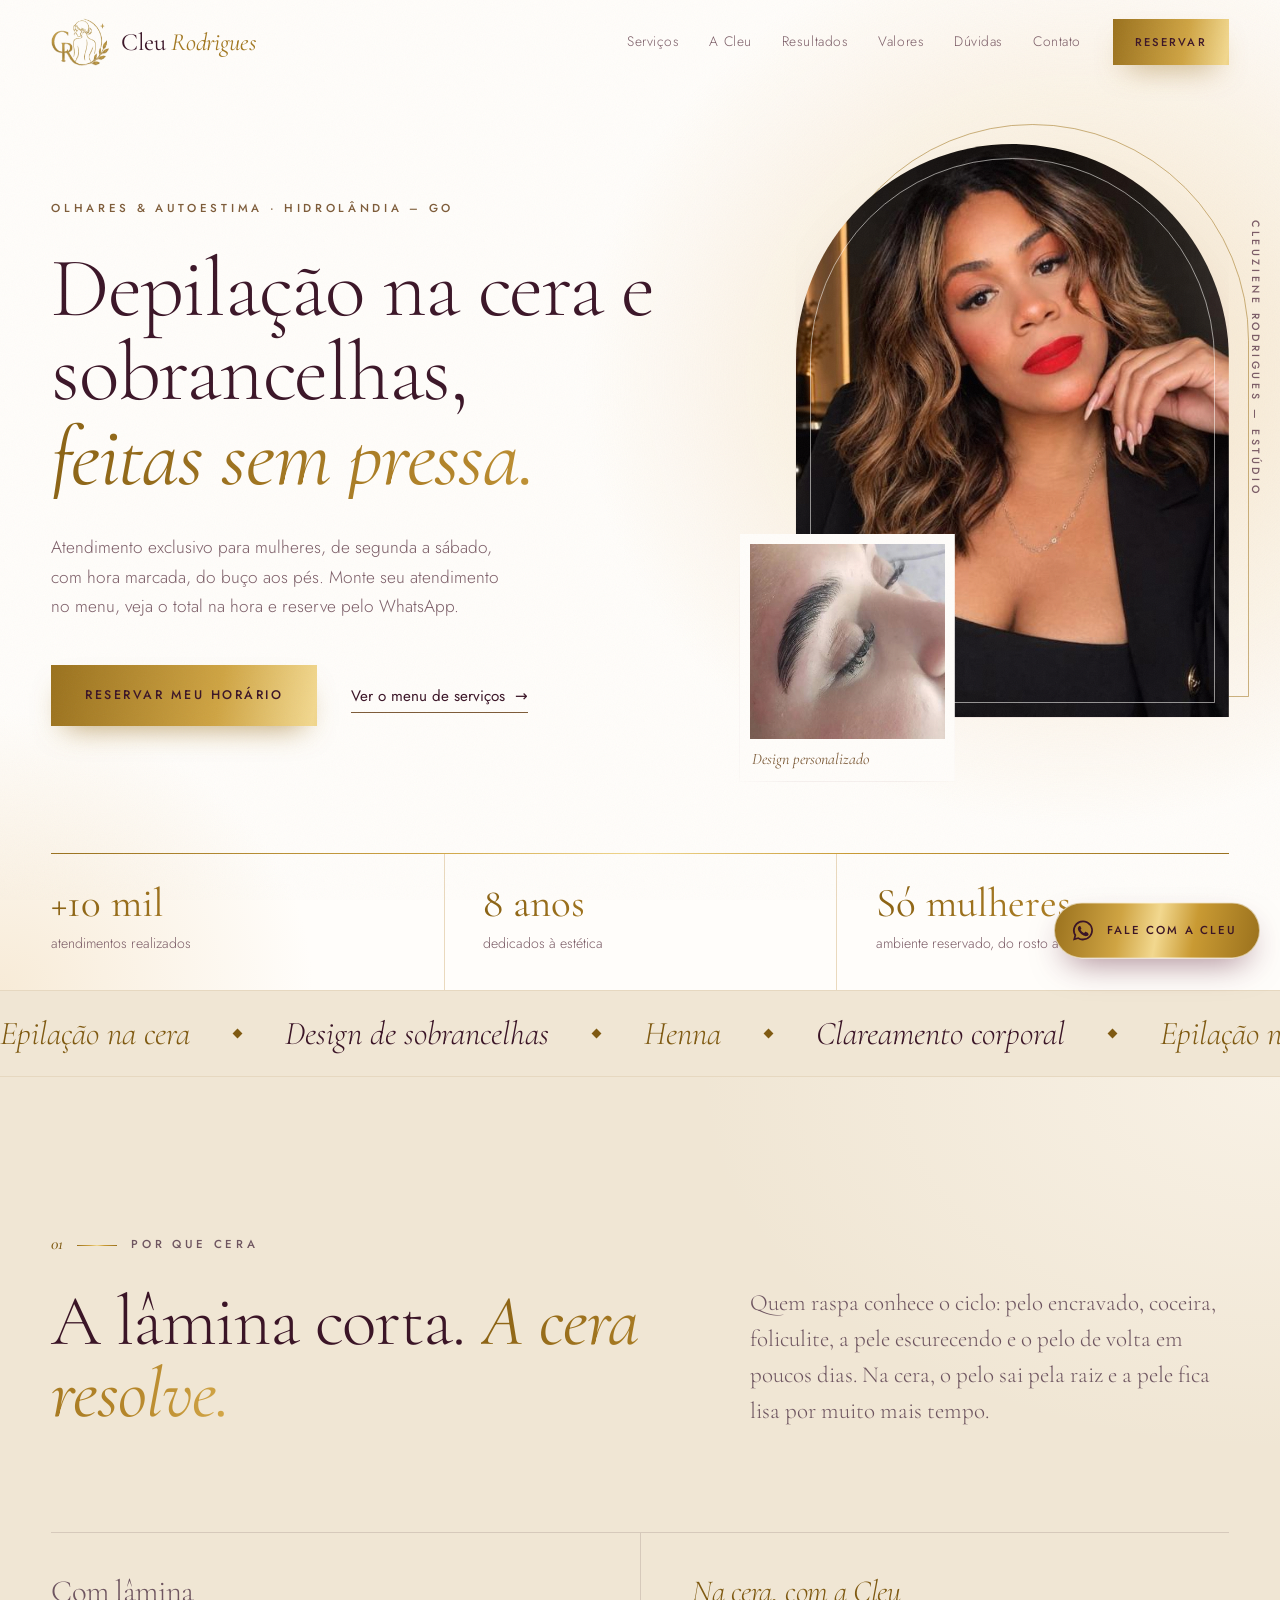
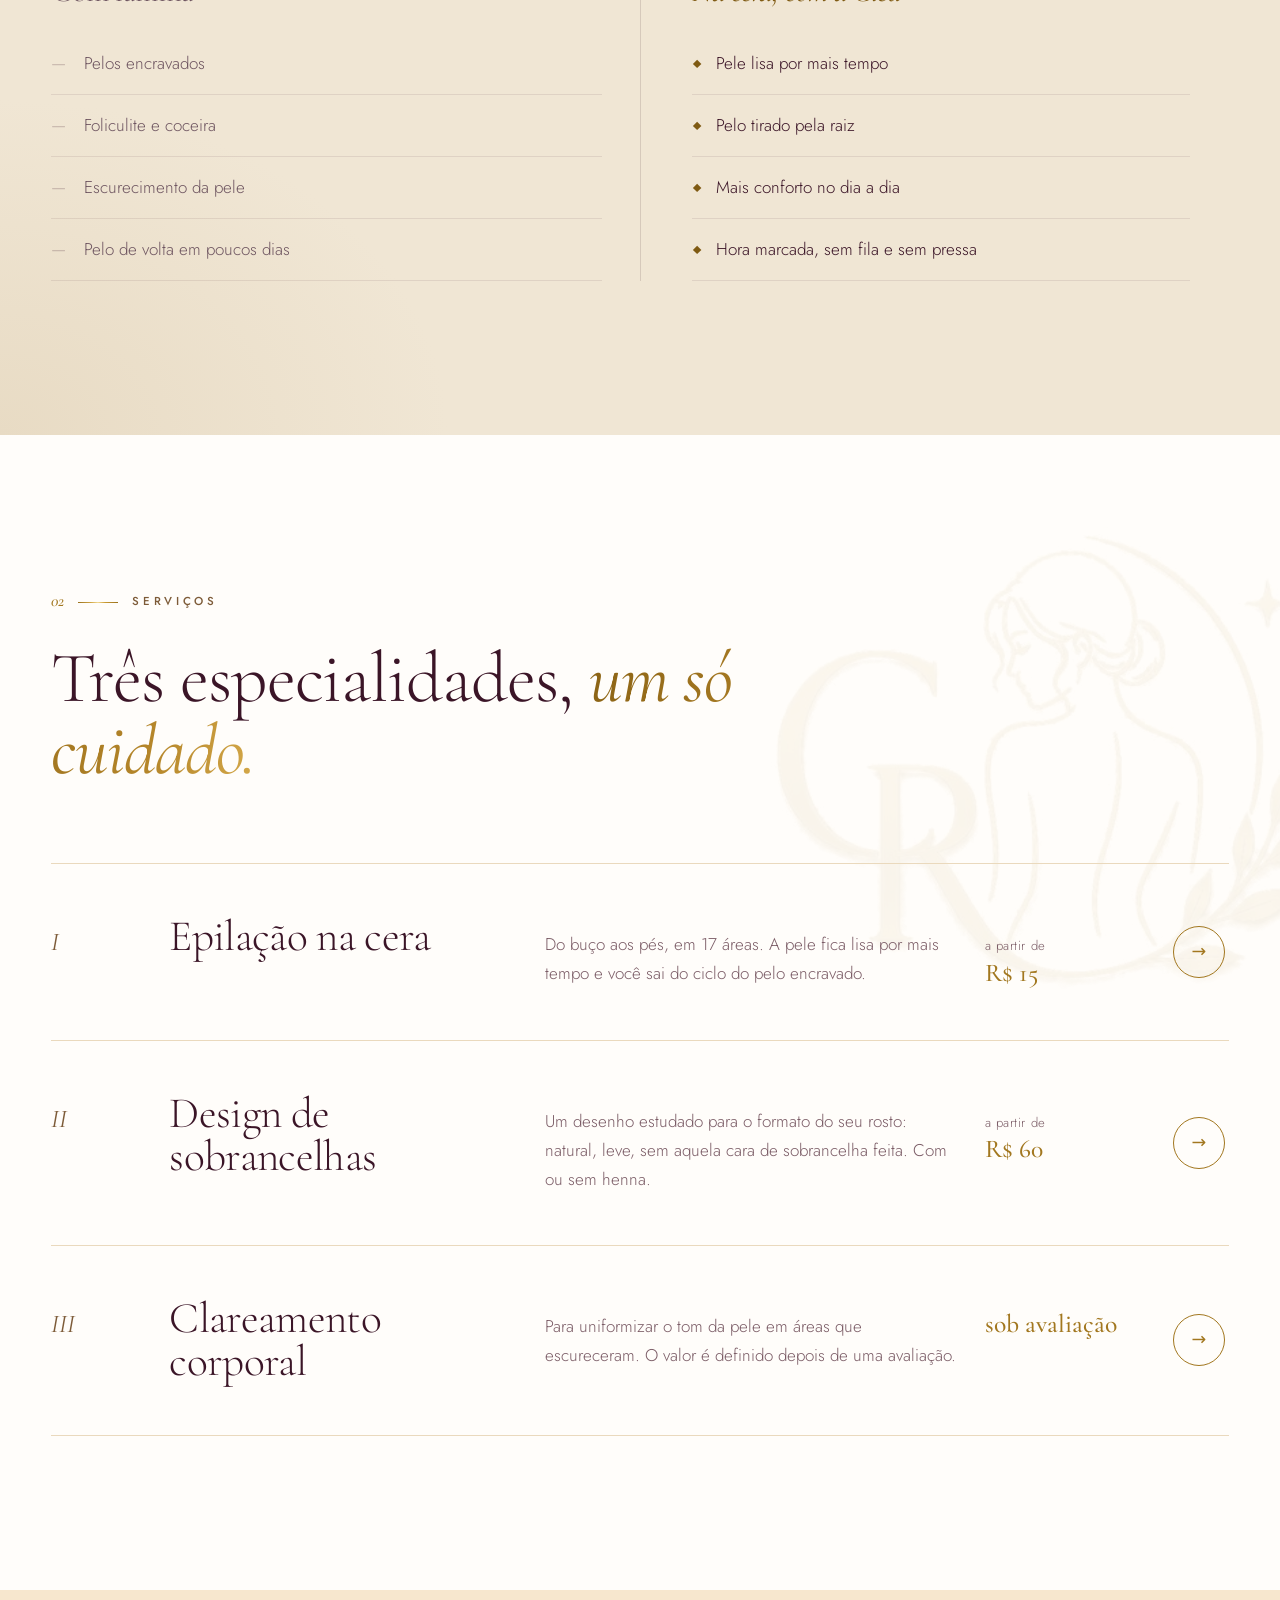
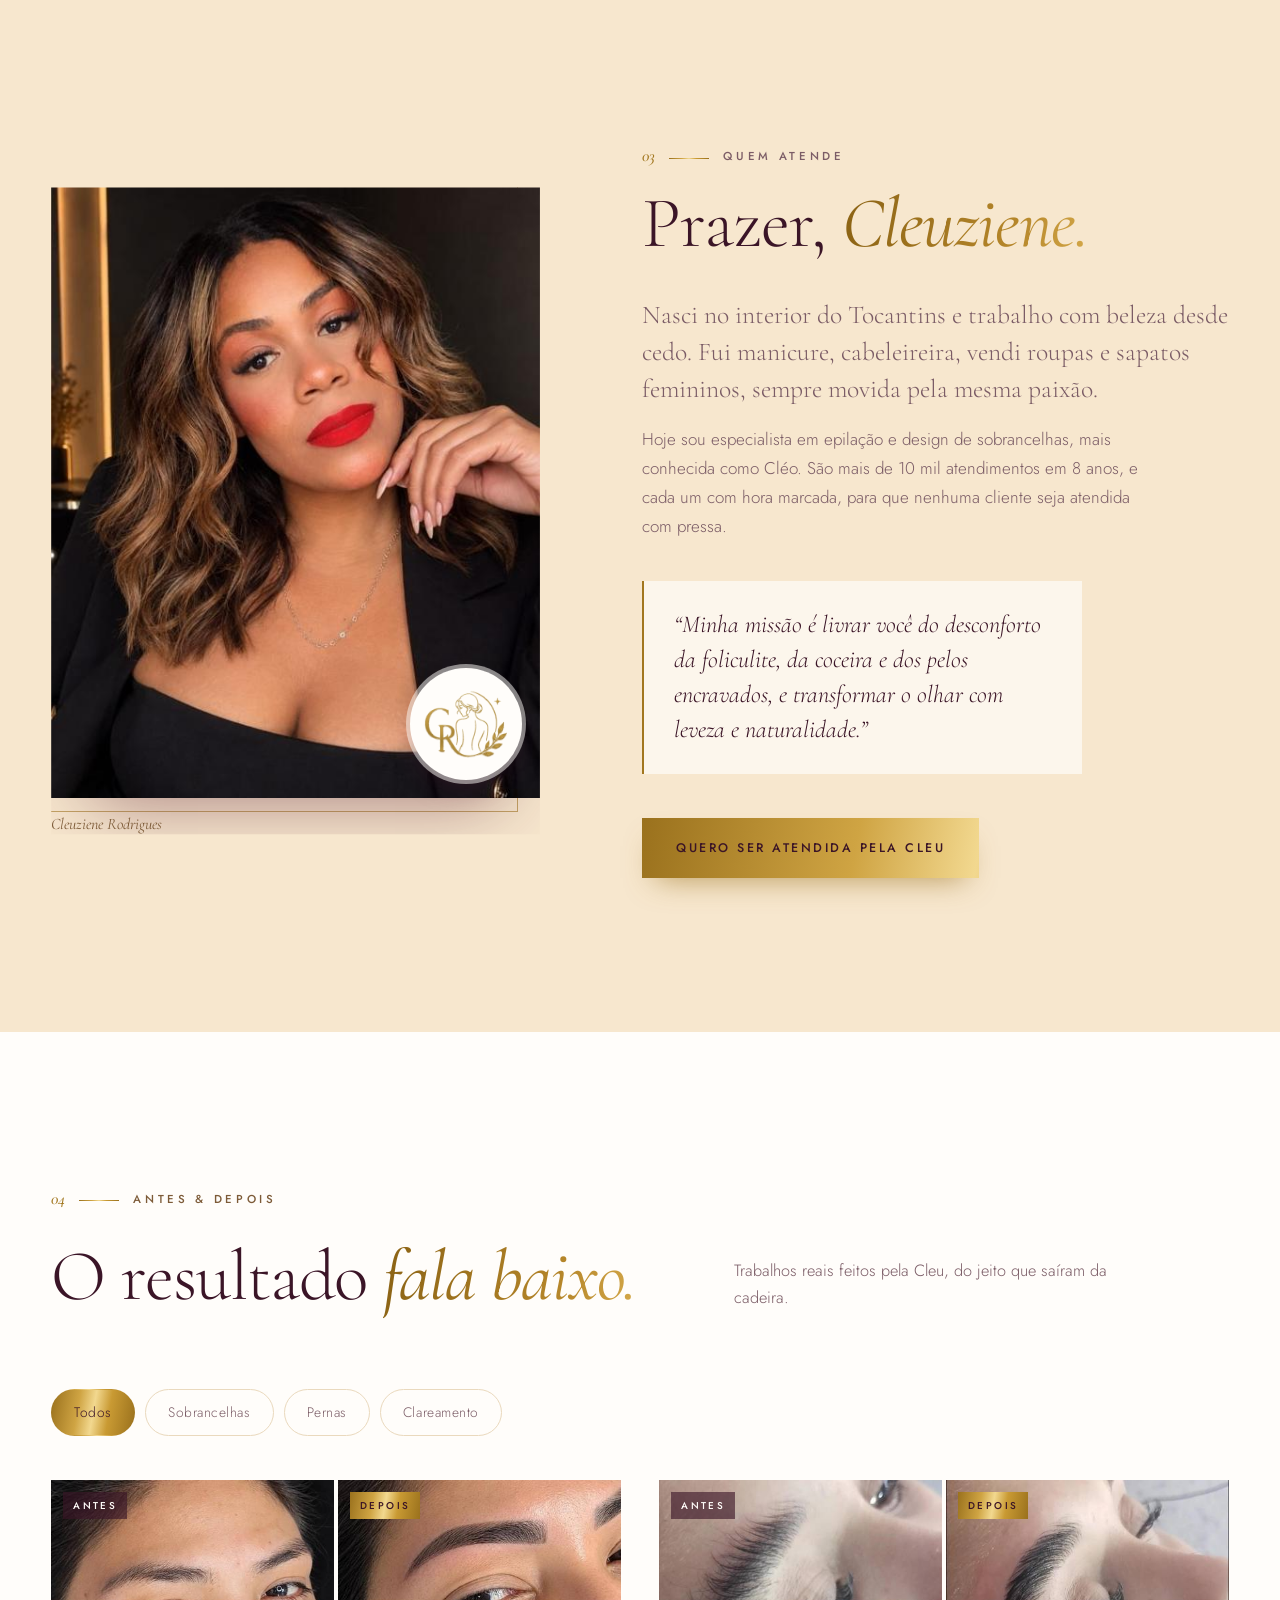
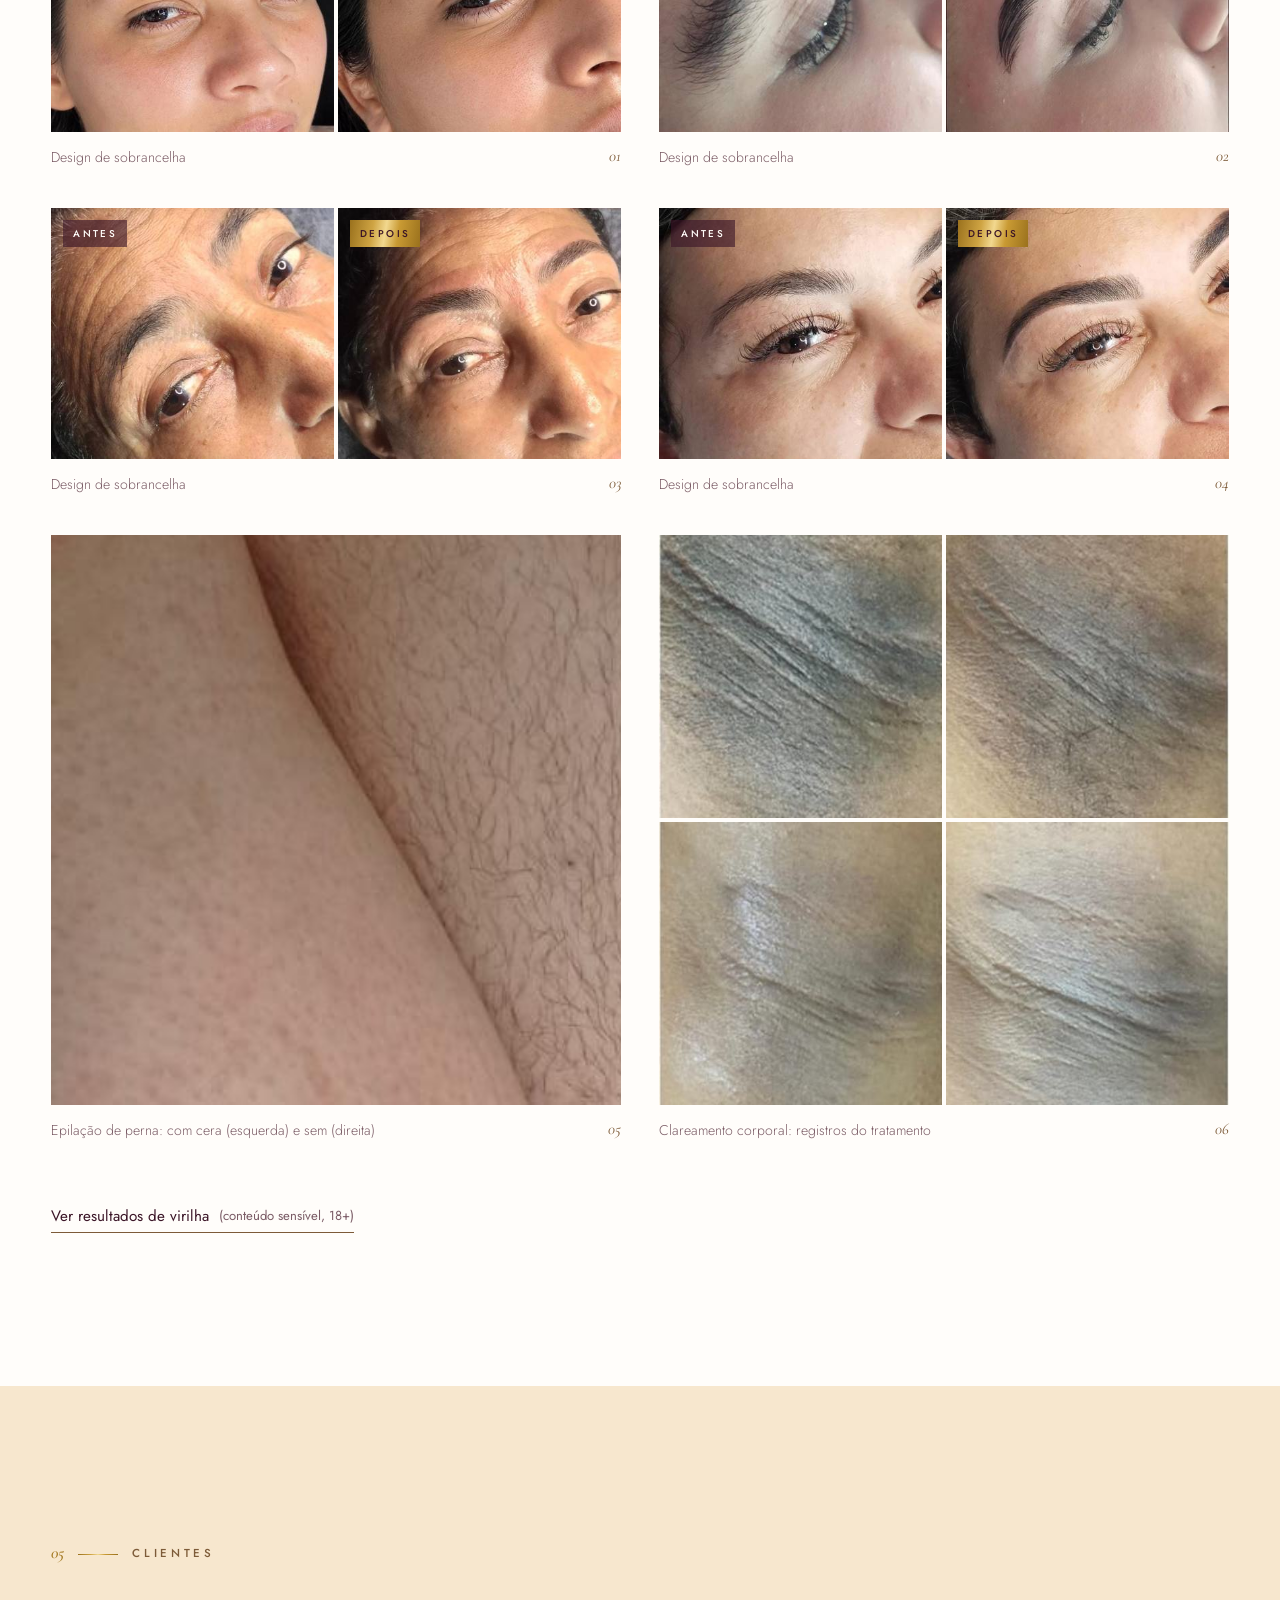
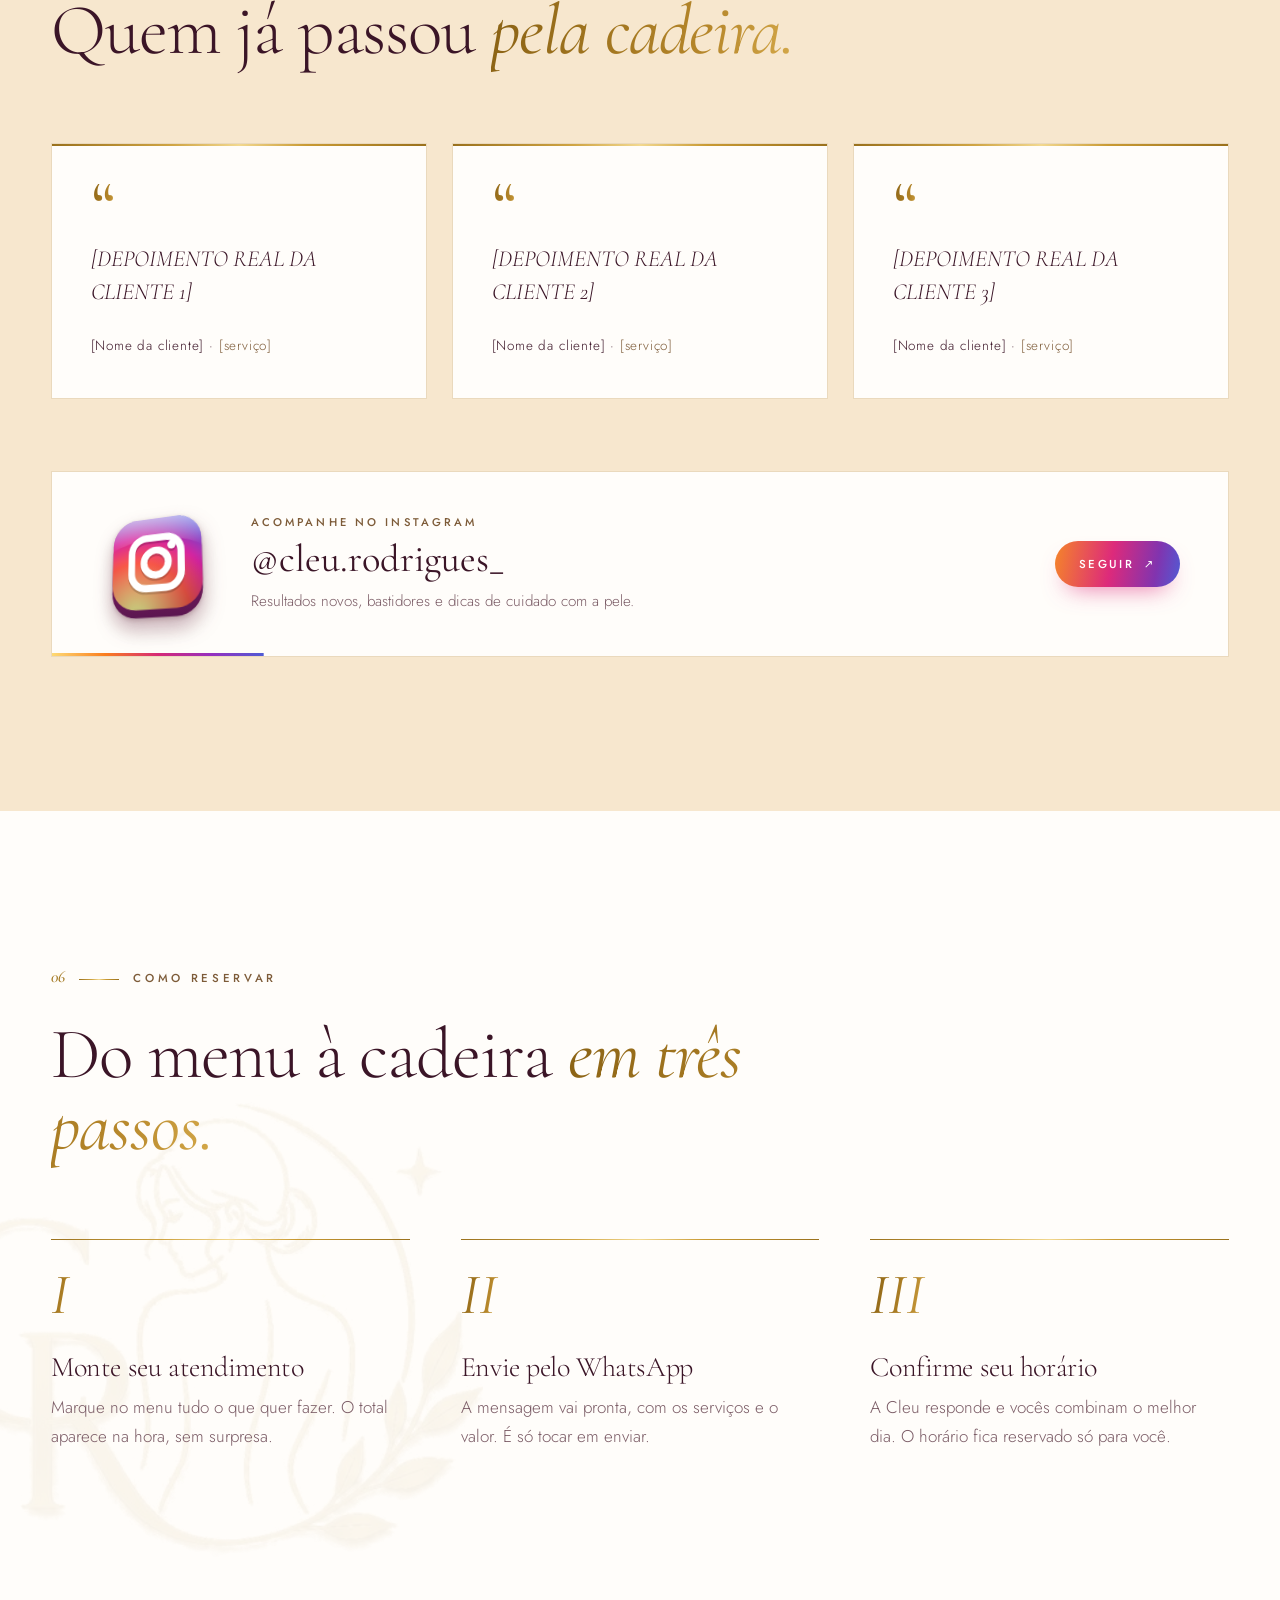
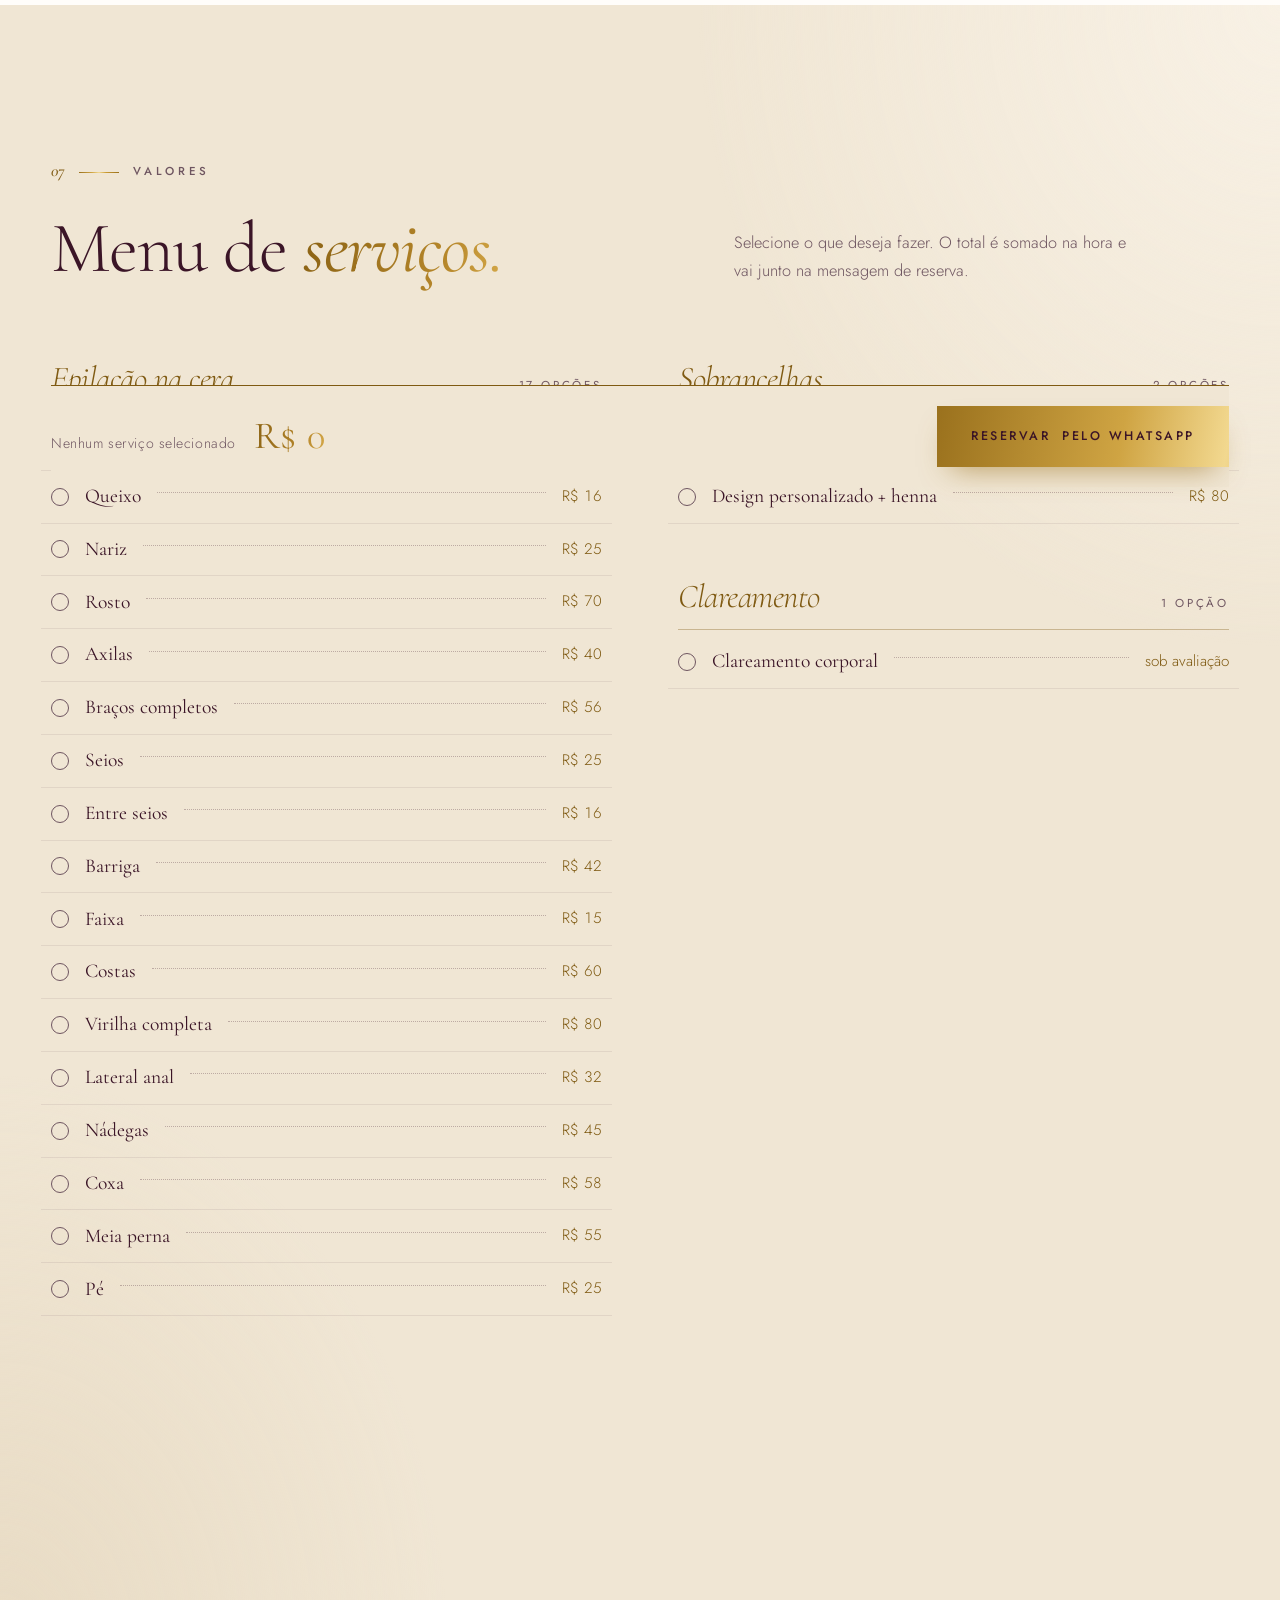
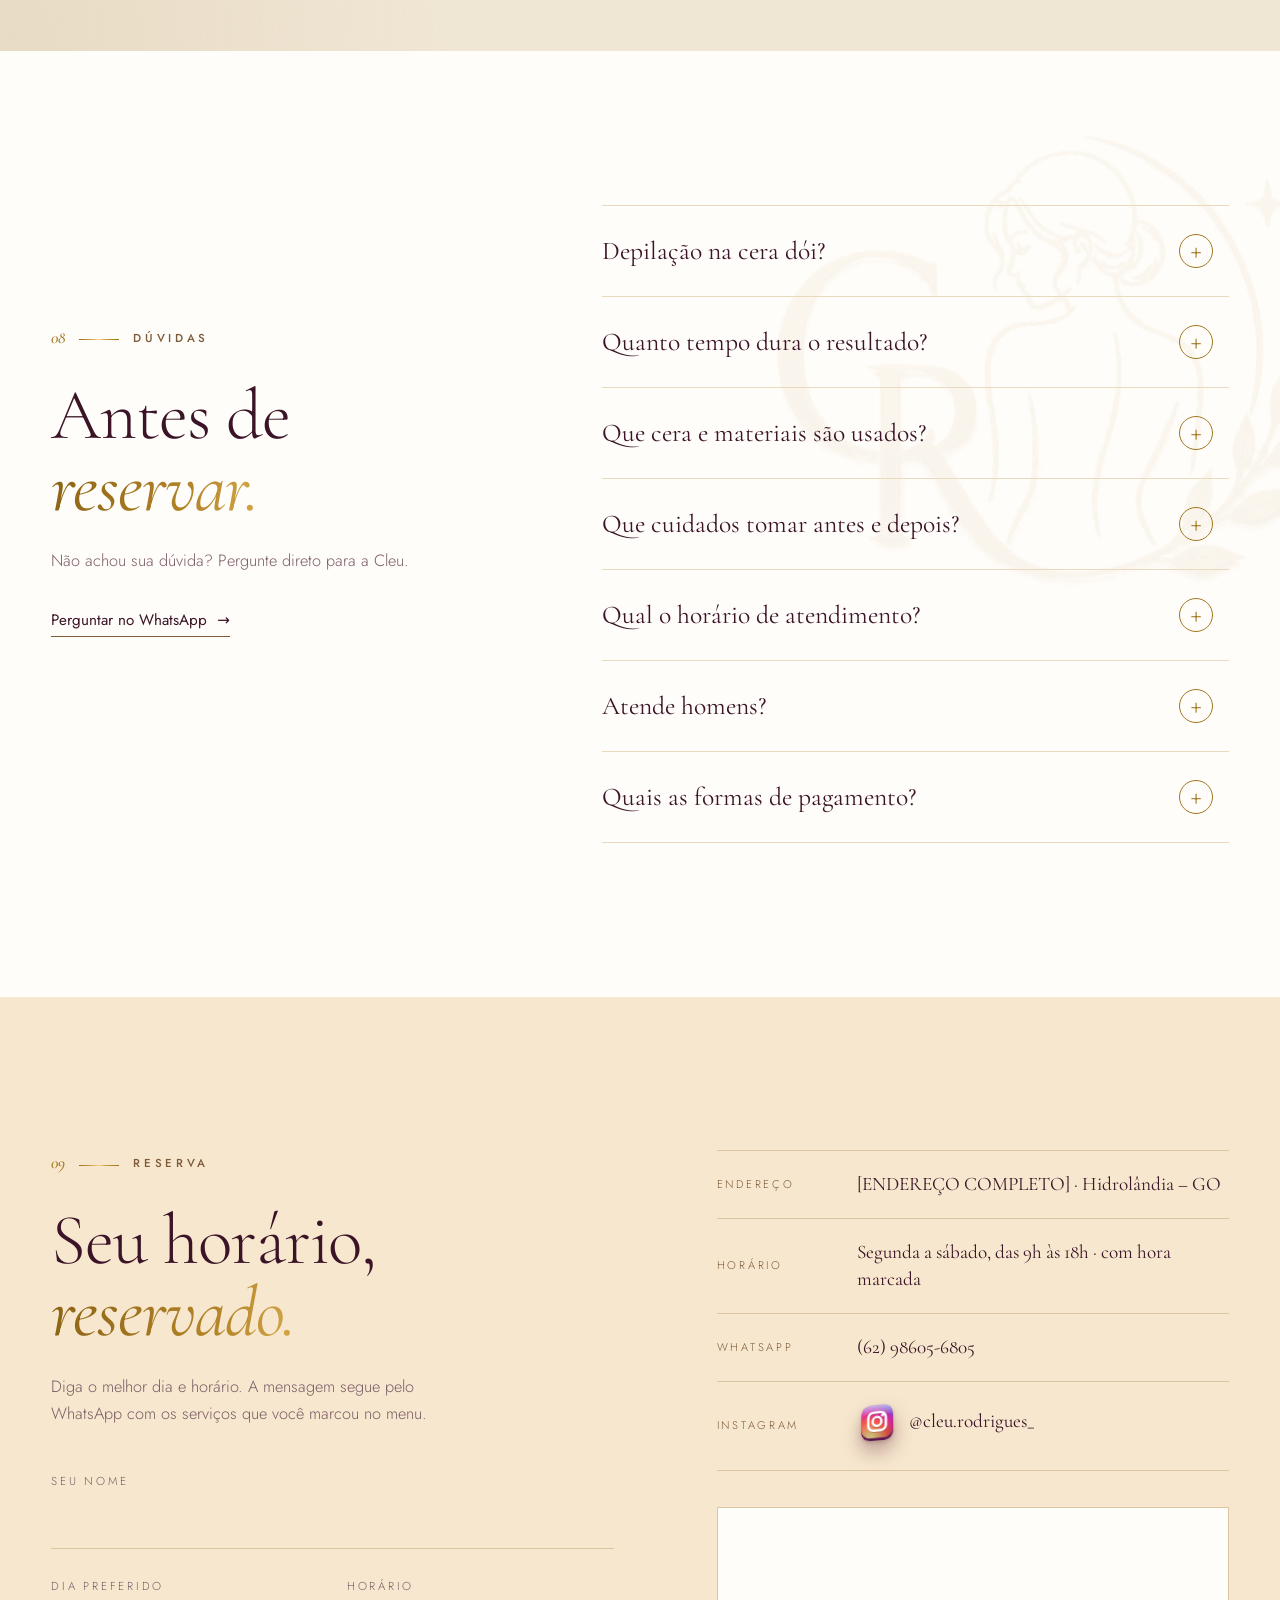
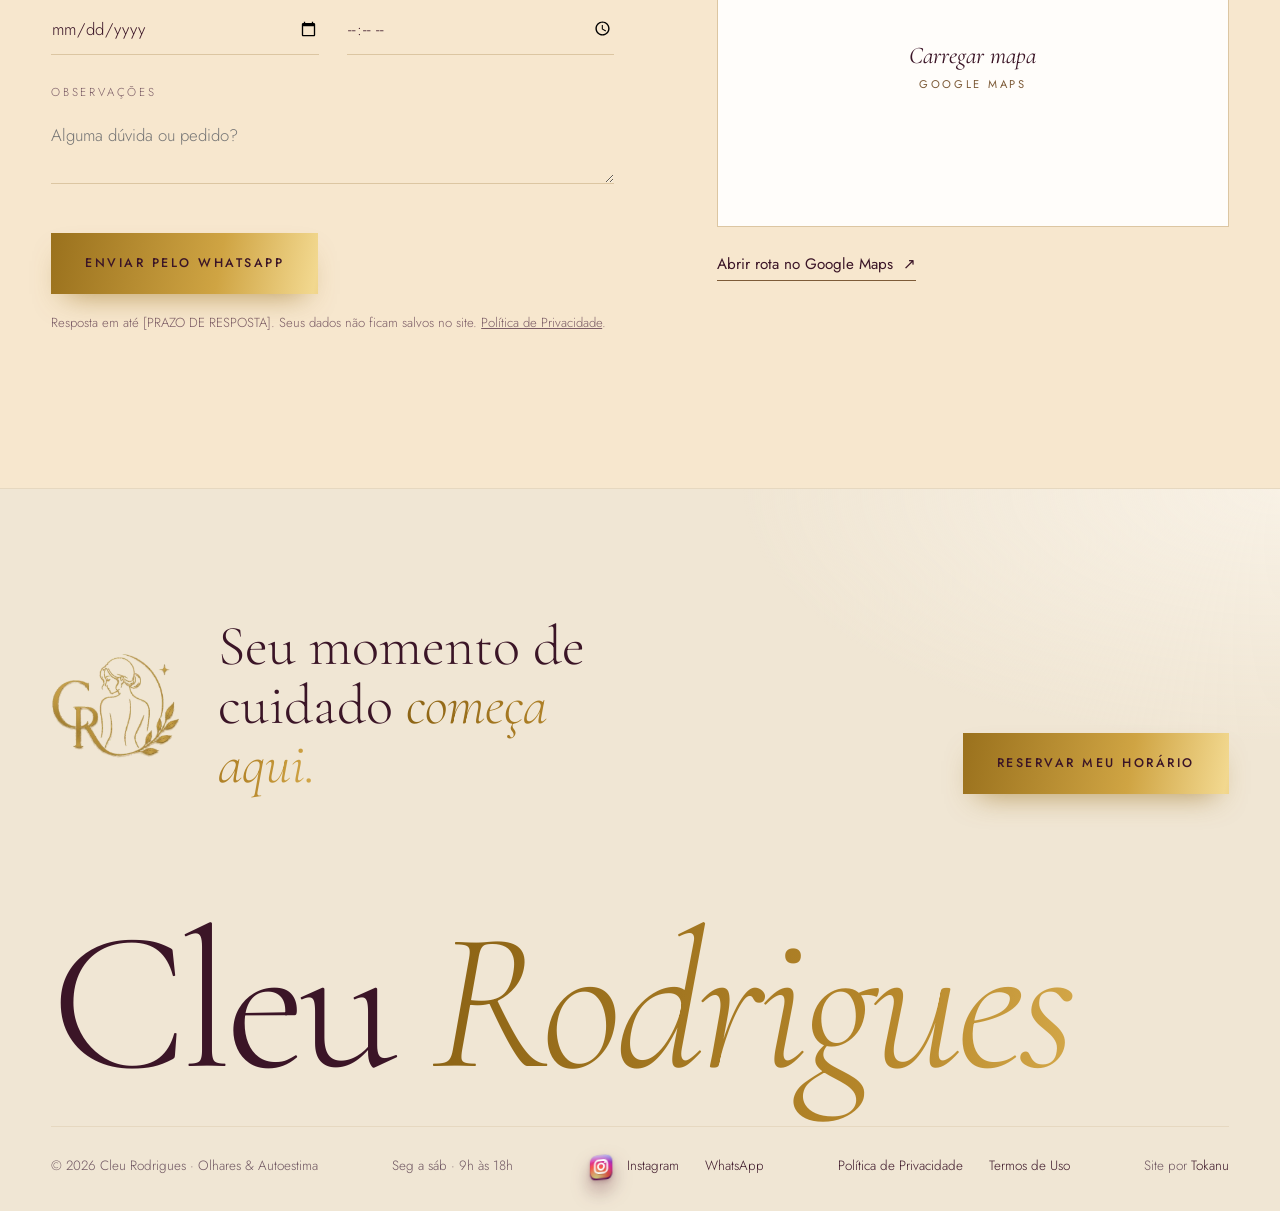
<file: index.html>
<!DOCTYPE html>
<html lang="pt-BR">
<head>
<meta charset="utf-8">
<meta name="viewport" content="width=device-width, initial-scale=1">
<title>Cleu Rodrigues | Depilação na cera e Design de Sobrancelhas em Hidrolândia – GO</title>
<meta name="description" content="Estúdio de depilação na cera, design de sobrancelhas e clareamento corporal em Hidrolândia – GO, exclusivo para mulheres. Mais de 10.000 atendimentos em 8 anos. Monte seu atendimento, veja o total e reserve pelo WhatsApp.">
<meta name="theme-color" content="#f0e6d4">
<link rel="canonical" href="https://cleurodrigues.tokanu.com.br/">
<link rel="icon" href="favicon.svg" type="image/svg+xml">
<link rel="icon" href="img/icone-192.png" sizes="192x192" type="image/png">
<link rel="apple-touch-icon" href="img/logo.jpg">

<!-- Open Graph: prévia do link no WhatsApp/Instagram -->
<meta property="og:type" content="website">
<meta property="og:locale" content="pt_BR">
<meta property="og:title" content="Cleu Rodrigues | Depilação na cera e Design de Sobrancelhas">
<meta property="og:description" content="Atendimento exclusivo para mulheres, com hora marcada. Em Hidrolândia – GO. Monte seu atendimento e reserve pelo WhatsApp.">
<meta property="og:url" content="https://cleurodrigues.tokanu.com.br/">
<meta property="og:site_name" content="Cleu Rodrigues · Olhares &amp; Autoestima">
<meta property="og:image" content="https://cleurodrigues.tokanu.com.br/img/capa-compartilhamento.jpg">
<meta property="og:image:secure_url" content="https://cleurodrigues.tokanu.com.br/img/capa-compartilhamento.jpg">
<meta property="og:image:type" content="image/jpeg">
<meta property="og:image:width" content="1200">
<meta property="og:image:height" content="630">
<meta property="og:image:alt" content="Cleu Rodrigues, depilação na cera, sobrancelhas e clareamento em Hidrolândia – GO">
<meta name="twitter:card" content="summary_large_image">
<meta name="twitter:title" content="Cleu Rodrigues | Depilação na cera e Design de Sobrancelhas">
<meta name="twitter:description" content="Atendimento exclusivo para mulheres, com hora marcada, em Hidrolândia – GO.">
<meta name="twitter:image" content="https://cleurodrigues.tokanu.com.br/img/capa-compartilhamento.jpg">

<link rel="preconnect" href="https://fonts.googleapis.com">
<link rel="preconnect" href="https://fonts.gstatic.com" crossorigin>
<link href="https://fonts.googleapis.com/css2?family=Cormorant+Garamond:ital,wght@0,300;0,400;0,500;1,300;1,400&family=Jost:wght@300;400;500&display=swap" rel="stylesheet">
<link rel="stylesheet" href="css/style.css">
<script src="js/boot.js"></script>
<script src="js/main.js" defer></script>

<script type="application/ld+json">
{
  "@context": "https://schema.org",
  "@type": "BeautySalon",
  "name": "Cleu Rodrigues — Olhares e Autoestima",
  "description": "Depilação na cera, design de sobrancelhas e clareamento corporal, exclusivo para mulheres.",
  "url": "https://cleurodrigues.tokanu.com.br/",
  "image": ["https://cleurodrigues.tokanu.com.br/img/capa-compartilhamento.jpg", "https://cleurodrigues.tokanu.com.br/img/cleu-retrato.jpg"],
  "logo": "https://cleurodrigues.tokanu.com.br/img/logo-cr.png",
  "telephone": "+55-62-98605-6805",
  "address": {"@type": "PostalAddress", "streetAddress": "[ENDEREÇO COMPLETO]", "addressLocality": "Hidrolândia", "addressRegion": "GO", "addressCountry": "BR"},
  "areaServed": "Hidrolândia – GO",
  "openingHoursSpecification": [{"@type": "OpeningHoursSpecification", "dayOfWeek": ["Monday","Tuesday","Wednesday","Thursday","Friday","Saturday"], "opens": "09:00", "closes": "18:00"}],
  "priceRange": "R$ 15 – R$ 80",
  "geo": {"@type": "GeoCoordinates", "latitude": -16.9704801, "longitude": -49.2262803},
  "sameAs": ["https://www.instagram.com/cleu.rodrigues_"]
}
</script>
</head>
<body>
<!-- ícone 3D do Instagram: desenhado uma vez e reaproveitado com <use href="#ig3d"> -->
<svg id="defs" aria-hidden="true" focusable="false">
  <defs>
    <radialGradient id="igFace" cx="28%" cy="108%" r="140%">
      <stop offset="0" stop-color="#fdf497"/><stop offset=".08" stop-color="#fdf497"/>
      <stop offset=".42" stop-color="#fd5949"/><stop offset=".62" stop-color="#d6249f"/><stop offset=".92" stop-color="#285aeb"/>
    </radialGradient>
    <linearGradient id="igSide" x1="0" y1="0" x2="0" y2="1"><stop offset="0" stop-color="#9c1f6e"/><stop offset="1" stop-color="#5b1650"/></linearGradient>
    <linearGradient id="igShade" x1="0" y1="0" x2="0" y2="1"><stop offset=".45" stop-color="#000" stop-opacity="0"/><stop offset="1" stop-color="#000" stop-opacity=".22"/></linearGradient>
    <linearGradient id="igGloss" x1="0" y1="0" x2="0" y2="1"><stop offset="0" stop-color="#fff" stop-opacity=".6"/><stop offset="1" stop-color="#fff" stop-opacity="0"/></linearGradient>
    <symbol id="ig3d" viewBox="0 0 64 64">
      <rect x="5" y="8.5" width="54" height="54" rx="15" fill="url(#igSide)"/>
      <rect x="5" y="4" width="54" height="54" rx="15" fill="url(#igFace)"/>
      <rect x="5" y="4" width="54" height="54" rx="15" fill="url(#igShade)"/>
      <path d="M20 4h24a15 15 0 0 1 15 15v4C47 15 22 14 5 22v-3A15 15 0 0 1 20 4z" fill="url(#igGloss)"/>
      <g fill="none" stroke="#000" stroke-opacity=".18" stroke-width="4.2" transform="translate(0 1.4)"><rect x="17" y="16" width="30" height="30" rx="9"/><circle cx="32" cy="31" r="7.4"/></g>
      <circle cx="41.4" cy="22.6" r="2.5" fill="#000" fill-opacity=".18"/>
      <g fill="none" stroke="#fff" stroke-width="4.2"><rect x="17" y="16" width="30" height="30" rx="9"/><circle cx="32" cy="31" r="7.4"/></g>
      <circle cx="41.4" cy="21.2" r="2.5" fill="#fff"/>
    </symbol>
  </defs>
</svg>
<a class="skip" href="#conteudo">Pular para o conteúdo</a>

<!-- ============ CABEÇALHO ============ -->
<header class="hdr" id="hdr">
  <div class="wrap hdr-in">
    <a class="mark" href="#topo" aria-label="Cleu Rodrigues, voltar ao início"><img src="img/logo-cr.png" alt="" width="412" height="340"><span>Cleu <em>Rodrigues</em></span></a>
    <nav class="nav" id="nav" aria-label="Menu principal">
      <a href="#servicos">Serviços</a>
      <a href="#sobre">A Cleu</a>
      <a href="#resultados">Resultados</a>
      <a href="#menu">Valores</a>
      <a href="#duvidas">Dúvidas</a>
      <a href="#reservar">Contato</a>
    </nav>
    <a class="btn btn-sm hdr-cta" data-wa="geral" href="#reservar">Reservar</a>
    <button class="burger" id="burger" type="button" aria-expanded="false" aria-controls="nav"><span class="sr">Abrir menu</span><i></i><i></i></button>
  </div>
</header>

<main id="conteudo">

<!-- ============ HERO ============ -->
<section class="hero" id="topo" aria-labelledby="hero-t">
  <div class="wrap hero-grid">
    <div class="hero-copy">
      <p class="kicker rv">Olhares &amp; Autoestima · Hidrolândia – GO</p>
      <h1 id="hero-t" class="rv d1">Depilação na cera e sobrancelhas, <em>feitas sem pressa.</em></h1>
      <p class="hero-lead rv d2">Atendimento exclusivo para mulheres, de segunda a sábado, com hora marcada, do buço aos pés. Monte seu atendimento no menu, veja o total na hora e reserve pelo WhatsApp.</p>
      <div class="hero-cta rv d3">
        <a class="btn" data-wa="geral" href="#reservar">Reservar meu horário</a>
        <a class="link" href="#menu">Ver o menu de serviços <span aria-hidden="true">→</span></a>
      </div>
    </div>

    <div class="hero-art">
      <figure class="arch mask">
        <img src="img/cleu-retrato.jpg" alt="Cleuziene Rodrigues, especialista em depilação e design de sobrancelhas" width="520" height="688" fetchpriority="high">
      </figure>
      <figure class="hero-inset mask d2">
        <img src="img/sobrancelha-1-depois.jpg" alt="Sobrancelha depois do design personalizado" width="420" height="373">
        <figcaption>Design personalizado</figcaption>
      </figure>
      <p class="hero-vert" aria-hidden="true">Cleuziene Rodrigues — Estúdio</p>
    </div>
  </div>

  <div class="wrap">
    <dl class="facts rv d3">
      <div><dt>+10 mil</dt><dd>atendimentos realizados</dd></div>
      <div><dt>8 anos</dt><dd>dedicados à estética</dd></div>
      <div><dt>Só mulheres</dt><dd>ambiente reservado, do rosto aos pés</dd></div>
    </dl>
  </div>
</section>

<!-- faixa -->
<div class="ribbon" aria-hidden="true"><div class="ribbon-track">
  <span>Epilação na cera</span><i></i><span>Design de sobrancelhas</span><i></i><span>Henna</span><i></i><span>Clareamento corporal</span><i></i>
  <span>Epilação na cera</span><i></i><span>Design de sobrancelhas</span><i></i><span>Henna</span><i></i><span>Clareamento corporal</span><i></i>
</div></div>

<!-- ============ PROBLEMA / DESEJO ============ -->
<section class="dark manifesto" aria-labelledby="man-t">
  <div class="wrap">
    <div class="man-grid">
      <div>
        <p class="kicker rv"><span>01</span> Por que cera</p>
        <h2 id="man-t" class="rv d1">A lâmina corta. <em>A cera resolve.</em></h2>
      </div>
      <p class="man-text rv d2">Quem raspa conhece o ciclo: pelo encravado, coceira, foliculite, a pele escurecendo e o pelo de volta em poucos dias. Na cera, o pelo sai pela raiz e a pele fica lisa por muito mais tempo.</p>
    </div>

    <div class="versus">
      <div class="vs-col rv">
        <h3>Com lâmina</h3>
        <ul>
          <li>Pelos encravados</li>
          <li>Foliculite e coceira</li>
          <li>Escurecimento da pele</li>
          <li>Pelo de volta em poucos dias</li>
        </ul>
      </div>
      <div class="vs-col vs-good rv d1">
        <h3>Na cera, com a Cleu</h3>
        <ul>
          <li>Pele lisa por mais tempo</li>
          <li>Pelo tirado pela raiz</li>
          <li>Mais conforto no dia a dia</li>
          <li>Hora marcada, sem fila e sem pressa</li>
        </ul>
      </div>
    </div>
  </div>
</section>

<!-- ============ SERVIÇOS ============ -->
<section class="services wm" id="servicos" aria-labelledby="serv-t">
  <div class="wrap">
    <div class="sec-head">
      <p class="kicker rv"><span>02</span> Serviços</p>
      <h2 id="serv-t" class="rv d1">Três especialidades, <em>um só cuidado.</em></h2>
    </div>

    <ol class="svc">
      <li class="svc-row rv">
        <span class="svc-n">I</span>
        <h3>Epilação na cera</h3>
        <p>Do buço aos pés, em 17 áreas. A pele fica lisa por mais tempo e você sai do ciclo do pelo encravado.</p>
        <span class="svc-p">a partir de <b>R$ 15</b></span>
        <a class="svc-go" href="#menu" aria-label="Ver valores de epilação na cera">→</a>
      </li>
      <li class="svc-row rv">
        <span class="svc-n">II</span>
        <h3>Design de sobrancelhas</h3>
        <p>Um desenho estudado para o formato do seu rosto: natural, leve, sem aquela cara de sobrancelha feita. Com ou sem henna.</p>
        <span class="svc-p">a partir de <b>R$ 60</b></span>
        <a class="svc-go" href="#menu" aria-label="Ver valores de design de sobrancelhas">→</a>
      </li>
      <li class="svc-row rv">
        <span class="svc-n">III</span>
        <h3>Clareamento corporal</h3>
        <p>Para uniformizar o tom da pele em áreas que escureceram. O valor é definido depois de uma avaliação.</p>
        <span class="svc-p"><b>sob avaliação</b></span>
        <a class="svc-go" href="#menu" aria-label="Ver clareamento corporal no menu">→</a>
      </li>
    </ol>
  </div>
</section>

<!-- ============ SOBRE ============ -->
<section class="about" id="sobre" aria-labelledby="sobre-t">
  <div class="wrap about-grid">
    <figure class="about-img mask">
      <img src="img/cleu-retrato.jpg" alt="Retrato de Cleuziene Rodrigues" width="520" height="688" loading="lazy">
      <span class="seal"><img src="img/logo-cr.png" alt="Logo Cleu Rodrigues" width="412" height="340" loading="lazy"></span>
      <figcaption>Cleuziene Rodrigues</figcaption>
    </figure>
    <div class="about-copy">
      <p class="kicker rv"><span>03</span> Quem atende</p>
      <h2 id="sobre-t" class="rv d1">Prazer, <em>Cleuziene.</em></h2>
      <p class="about-lead rv d2">Nasci no interior do Tocantins e trabalho com beleza desde cedo. Fui manicure, cabeleireira, vendi roupas e sapatos femininos, sempre movida pela mesma paixão.</p>
      <p class="rv d2">Hoje sou especialista em epilação e design de sobrancelhas, mais conhecida como Cléo. São mais de 10 mil atendimentos em 8 anos, e cada um com hora marcada, para que nenhuma cliente seja atendida com pressa.</p>
      <blockquote class="rv d3">“Minha missão é livrar você do desconforto da foliculite, da coceira e dos pelos encravados, e transformar o olhar com leveza e naturalidade.”</blockquote>
      <a class="btn rv d3" data-wa="geral" href="#reservar">Quero ser atendida pela Cleu</a>
    </div>
  </div>
</section>

<!-- ============ RESULTADOS ============ -->
<section class="results" id="resultados" aria-labelledby="res-t">
  <div class="wrap">
    <div class="sec-head split">
      <div>
        <p class="kicker rv"><span>04</span> Antes &amp; depois</p>
        <h2 id="res-t" class="rv d1">O resultado <em>fala baixo.</em></h2>
      </div>
      <p class="sec-lead rv d2">Trabalhos reais feitos pela Cleu, do jeito que saíram da cadeira.</p>
    </div>

    <div class="filters rv" role="group" aria-label="Filtrar resultados">
      <button type="button" data-f="todos" aria-pressed="true">Todos</button>
      <button type="button" data-f="sobrancelha" aria-pressed="false">Sobrancelhas</button>
      <button type="button" data-f="perna" aria-pressed="false">Pernas</button>
      <button type="button" data-f="clareamento" aria-pressed="false">Clareamento</button>
    </div>

    <div class="gal" id="gal">
      <!-- antes/depois: para ficar perfeito, fotografe antes e depois no mesmo ângulo e luz -->
      <figure class="ba rv" data-c="sobrancelha">
        <div class="duo"><div><img src="img/sobrancelha-2-antes.jpg" alt="Sobrancelha antes do design" width="420" height="373" loading="lazy"><span class="ba-tag">Antes</span></div><div><img src="img/sobrancelha-2-depois.jpg" alt="Sobrancelha depois do design" width="420" height="373" loading="lazy"><span class="ba-tag gold">Depois</span></div></div>
        <figcaption><span>Design de sobrancelha</span><span>01</span></figcaption>
      </figure>
      <figure class="ba rv d1" data-c="sobrancelha">
        <div class="duo"><div><img src="img/sobrancelha-1-antes.jpg" alt="Sobrancelha antes do design" width="420" height="373" loading="lazy"><span class="ba-tag">Antes</span></div><div><img src="img/sobrancelha-1-depois.jpg" alt="Sobrancelha depois do design" width="420" height="373" loading="lazy"><span class="ba-tag gold">Depois</span></div></div>
        <figcaption><span>Design de sobrancelha</span><span>02</span></figcaption>
      </figure>
      <figure class="ba rv" data-c="sobrancelha">
        <div class="duo"><div><img src="img/sobrancelha-3-antes.jpg" alt="Sobrancelha antes do design" width="420" height="373" loading="lazy"><span class="ba-tag">Antes</span></div><div><img src="img/sobrancelha-3-depois.jpg" alt="Sobrancelha depois do design" width="420" height="373" loading="lazy"><span class="ba-tag gold">Depois</span></div></div>
        <figcaption><span>Design de sobrancelha</span><span>03</span></figcaption>
      </figure>
      <figure class="ba rv d1" data-c="sobrancelha">
        <div class="duo"><div><img src="img/sobrancelha-4-antes.jpg" alt="Sobrancelha antes do design" width="420" height="373" loading="lazy"><span class="ba-tag">Antes</span></div><div><img src="img/sobrancelha-4-depois.jpg" alt="Sobrancelha depois do design" width="420" height="373" loading="lazy"><span class="ba-tag gold">Depois</span></div></div>
        <figcaption><span>Design de sobrancelha</span><span>04</span></figcaption>
      </figure>

      <figure class="ba rv" data-c="perna">
        <div class="ph ph-leg"><img src="img/perna-cera.jpg" alt="Perna epilada na cera, à esquerda, ao lado de perna sem epilar, à direita" width="738" height="370" loading="lazy"></div>
        <figcaption><span>Epilação de perna: com cera (esquerda) e sem (direita)</span><span>05</span></figcaption>
      </figure>
      <figure class="ba rv d1" data-c="clareamento">
        <div class="four">
          <img src="img/clareamento-1.jpg" alt="Registro do clareamento corporal, foto 1" width="360" height="360" loading="lazy">
          <img src="img/clareamento-2.jpg" alt="Registro do clareamento corporal, foto 2" width="360" height="360" loading="lazy">
          <img src="img/clareamento-3.jpg" alt="Registro do clareamento corporal, foto 3" width="360" height="360" loading="lazy">
          <img src="img/clareamento-4.jpg" alt="Registro do clareamento corporal, foto 4" width="360" height="360" loading="lazy">
        </div>
        <figcaption><span>Clareamento corporal: registros do tratamento</span><span>06</span></figcaption>
      </figure>
    </div>

    <div class="sens">
      <button class="link" id="verSens" type="button" aria-expanded="false" aria-controls="sens">Ver resultados de virilha <small>(conteúdo sensível, 18+)</small></button>
      <div id="sens" hidden>
        <p class="note">Fotos publicadas com autorização das clientes.</p>
        <div class="gal">
          <figure class="ba"><div class="pair"><img src="img/virilha-2-antes.jpg" alt="Virilha antes da epilação" loading="lazy"><img src="img/virilha-2-depois.jpg" alt="Virilha depois da epilação" loading="lazy"></div><figcaption><span>Virilha na cera · antes e depois</span></figcaption></figure>
          <figure class="ba"><div class="pair"><img src="img/virilha-3-antes.jpg" alt="Virilha antes da epilação" loading="lazy"><img src="img/virilha-3-depois.jpg" alt="Virilha depois da epilação" loading="lazy"></div><figcaption><span>Virilha na cera · antes e depois</span></figcaption></figure>
          <figure class="ba"><div class="pair"><img src="img/virilha-4-antes.jpg" alt="Virilha antes da epilação" loading="lazy"><img src="img/virilha-4-depois.jpg" alt="Virilha depois da epilação" loading="lazy"></div><figcaption><span>Virilha na cera · antes e depois</span></figcaption></figure>
        </div>
      </div>
    </div>
  </div>
</section>

<!-- ============ DEPOIMENTOS ============ -->
<!-- PENDENTE: substituir pelos depoimentos reais (Google, Instagram ou WhatsApp, com autorização) -->
<section class="voices" aria-labelledby="dep-t">
  <div class="wrap">
    <div class="sec-head">
      <p class="kicker rv"><span>05</span> Clientes</p>
      <h2 id="dep-t" class="rv d1">Quem já passou <em>pela cadeira.</em></h2>
    </div>
    <div class="quotes">
      <figure class="q rv"><blockquote>[DEPOIMENTO REAL DA CLIENTE 1]</blockquote><figcaption>[Nome da cliente] · <span>[serviço]</span></figcaption></figure>
      <figure class="q rv d1"><blockquote>[DEPOIMENTO REAL DA CLIENTE 2]</blockquote><figcaption>[Nome da cliente] · <span>[serviço]</span></figcaption></figure>
      <figure class="q rv d2"><blockquote>[DEPOIMENTO REAL DA CLIENTE 3]</blockquote><figcaption>[Nome da cliente] · <span>[serviço]</span></figcaption></figure>
    </div>
    <a class="ig-card rv" data-ig href="#" target="_blank" rel="noopener noreferrer">
      <span class="ig3d lg" aria-hidden="true"><svg viewBox="0 0 64 64"><use href="#ig3d"/></svg></span>
      <span class="ig-txt"><small>Acompanhe no Instagram</small><b>@cleu.rodrigues_</b><span>Resultados novos, bastidores e dicas de cuidado com a pele.</span></span>
      <span class="ig-go">Seguir <span aria-hidden="true">↗</span></span>
    </a>
  </div>
</section>

<!-- ============ COMO RESERVAR ============ -->
<section class="ritual wm left" aria-labelledby="rit-t">
  <div class="wrap">
    <div class="sec-head">
      <p class="kicker rv"><span>06</span> Como reservar</p>
      <h2 id="rit-t" class="rv d1">Do menu à cadeira <em>em três passos.</em></h2>
    </div>
    <ol class="steps">
      <li class="rv"><span>I</span><h3>Monte seu atendimento</h3><p>Marque no menu tudo o que quer fazer. O total aparece na hora, sem surpresa.</p></li>
      <li class="rv d1"><span>II</span><h3>Envie pelo WhatsApp</h3><p>A mensagem vai pronta, com os serviços e o valor. É só tocar em enviar.</p></li>
      <li class="rv d2"><span>III</span><h3>Confirme seu horário</h3><p>A Cleu responde e vocês combinam o melhor dia. O horário fica reservado só para você.</p></li>
    </ol>
  </div>
</section>

<!-- ============ MENU DE SERVIÇOS (VALORES) ============ -->
<section class="dark menu" id="menu" aria-labelledby="menu-t">
  <div class="wrap">
    <div class="sec-head split">
      <div>
        <p class="kicker rv"><span>07</span> Valores</p>
        <h2 id="menu-t" class="rv d1">Menu de <em>serviços.</em></h2>
      </div>
      <p class="sec-lead rv d2">Selecione o que deseja fazer. O total é somado na hora e vai junto na mensagem de reserva.</p>
    </div>
    <div class="menu-body">
      <div class="menu-list" id="lista"><!-- preenchido pelo js/main.js a partir da lista MENU --></div>
      <div class="total" id="totalBar">
        <p><span id="qtd">Nenhum serviço selecionado</span><strong id="total" aria-live="polite">R$ 0</strong></p>
        <button class="btn btn-gold" id="enviar" type="button">Reservar<span class="hide-m"> pelo WhatsApp</span></button>
      </div>
    </div>
  </div>
</section>

<!-- ============ DÚVIDAS ============ -->
<section class="faq wm" id="duvidas" aria-labelledby="faq-t">
  <div class="wrap faq-grid">
    <div class="sec-head">
      <p class="kicker rv"><span>08</span> Dúvidas</p>
      <h2 id="faq-t" class="rv d1">Antes de <em>reservar.</em></h2>
      <p class="sec-lead rv d2">Não achou sua dúvida? Pergunte direto para a Cleu.</p>
      <a class="link rv d2" data-wa="duvida" href="#reservar">Perguntar no WhatsApp <span aria-hidden="true">→</span></a>
    </div>
    <div class="acc">
      <details class="rv"><summary>Depilação na cera dói?</summary><p>Existe um incômodo rápido no momento da retirada, que costuma diminuir com as sessões, porque o pelo volta mais fino. A Cleu trabalha com calma e explica cada etapa.</p></details>
      <details class="rv"><summary>Quanto tempo dura o resultado?</summary><p>Como o pelo sai pela raiz, a pele fica lisa por bem mais tempo do que com lâmina. O intervalo ideal entre sessões varia de pessoa para pessoa: a Cleu orienta no atendimento. [CONFIRMAR COM A CLEU O INTERVALO MÉDIO]</p></details>
      <details class="rv"><summary>Que cera e materiais são usados?</summary><p>[CERA E MATERIAIS UTILIZADOS: tipo de cera, se é descartável, cuidados de higiene]</p></details>
      <details class="rv"><summary>Que cuidados tomar antes e depois?</summary><p>Antes, deixe o pelo crescer um pouco para a cera conseguir puxar pela raiz. Depois, evite sol forte, piscina e esfoliação nas primeiras 24 horas e mantenha a pele hidratada.</p></details>
      <details class="rv"><summary>Qual o horário de atendimento?</summary><p>De segunda a sábado, das 9h às 18h, sempre com hora marcada. Reserve pelo WhatsApp para garantir o seu horário.</p></details>
      <details class="rv"><summary>Atende homens?</summary><p>Não. O atendimento é exclusivo para mulheres, em um ambiente reservado.</p></details>
      <details class="rv"><summary>Quais as formas de pagamento?</summary><p>[FORMAS DE PAGAMENTO ACEITAS]</p></details>
    </div>
  </div>
</section>

<!-- ============ RESERVA + LOCAL ============ -->
<section class="book" id="reservar" aria-labelledby="book-t">
  <div class="wrap book-grid">
    <div class="book-form">
      <p class="kicker rv"><span>09</span> Reserva</p>
      <h2 id="book-t" class="rv d1">Seu horário, <em>reservado.</em></h2>
      <p class="sec-lead rv d2">Diga o melhor dia e horário. A mensagem segue pelo WhatsApp com os serviços que você marcou no menu.</p>
      <form id="f" class="rv d2" novalidate>
        <label>Seu nome<input type="text" id="nome" name="nome" autocomplete="given-name" required></label>
        <div class="row">
          <label>Dia preferido<input type="date" id="dia" name="dia"></label>
          <label>Horário<input type="time" id="hora" name="hora"></label>
        </div>
        <label>Observações<textarea id="obs" name="obs" rows="2" placeholder="Alguma dúvida ou pedido?"></textarea></label>
        <!-- honeypot anti-spam: fica escondido, gente de verdade não preenche -->
        <label class="hp" aria-hidden="true">Não preencha<input type="text" id="site" name="site" tabindex="-1" autocomplete="off"></label>
        <p class="err" id="err" role="alert"></p>
        <button class="btn" type="submit">Enviar pelo WhatsApp</button>
        <p class="fine">Resposta em até [PRAZO DE RESPOSTA]. Seus dados não ficam salvos no site. <a href="privacidade.html">Política de Privacidade</a>.</p>
      </form>
    </div>

    <aside class="book-info" aria-label="Informações de contato">
      <dl class="info">
        <div><dt>Endereço</dt><dd>[ENDEREÇO COMPLETO] · Hidrolândia – GO</dd></div>
        <div><dt>Horário</dt><dd>Segunda a sábado, das 9h às 18h · com hora marcada</dd></div>
        <div><dt>WhatsApp</dt><dd><a id="tel" data-wa="geral" href="#reservar" target="_blank" rel="noopener noreferrer"></a></dd></div>
        <div><dt>Instagram</dt><dd><a class="ig-inline" data-ig href="#" target="_blank" rel="noopener noreferrer"><span class="ig3d" aria-hidden="true"><svg viewBox="0 0 64 64"><use href="#ig3d"/></svg></span>@cleu.rodrigues_</a></dd></div>
      </dl>
      <div class="map" id="map">
        <button class="map-load" id="loadMap" type="button">Carregar mapa <small>Google Maps</small></button>
      </div>
      <a class="link" id="rota" href="#" target="_blank" rel="noopener noreferrer">Abrir rota no Google Maps <span aria-hidden="true">↗</span></a>
    </aside>
  </div>
</section>
</main>

<!-- ============ RODAPÉ ============ -->
<footer class="foot">
  <div class="wrap">
    <div class="foot-top">
      <div class="foot-brand"><img src="img/logo-cr.png" alt="Logo Cleu Rodrigues" width="412" height="340" loading="lazy"><p class="foot-cta">Seu momento de cuidado <em>começa aqui.</em></p></div>
      <a class="btn btn-gold" data-wa="geral" href="#reservar">Reservar meu horário</a>
    </div>
    <p class="foot-mark" aria-hidden="true">Cleu <em>Rodrigues</em></p>
    <div class="foot-row">
      <span>© <span id="ano">2026</span> Cleu Rodrigues · Olhares &amp; Autoestima</span>
      <span class="foot-hours">Seg a sáb · 9h às 18h</span>
      <nav aria-label="Redes"><a class="ig-inline" data-ig href="#" target="_blank" rel="noopener noreferrer"><span class="ig3d sm" aria-hidden="true"><svg viewBox="0 0 64 64"><use href="#ig3d"/></svg></span>Instagram</a><a data-wa="geral" href="#reservar" target="_blank" rel="noopener noreferrer">WhatsApp</a></nav>
      <nav aria-label="Documentos legais"><a href="privacidade.html">Política de Privacidade</a><a href="termos.html">Termos de Uso</a></nav>
      <span>Site por <a href="https://www.instagram.com/tokanu_s/" target="_blank" rel="noopener noreferrer">Tokanu</a></span>
    </div>
  </div>
</footer>

<a class="wpp" id="wpp" data-wa="geral" href="#reservar" target="_blank" rel="noopener noreferrer" aria-label="Falar com a Cleu no WhatsApp">
  <svg viewBox="0 0 24 24" aria-hidden="true"><path d="M12 2a10 10 0 0 0-8.6 15.1L2 22l5-1.3A10 10 0 1 0 12 2zm0 18.2a8.2 8.2 0 0 1-4.2-1.2l-.3-.2-3 .8.8-2.9-.2-.3A8.2 8.2 0 1 1 12 20.2zm4.5-6.1c-.2-.1-1.5-.7-1.7-.8s-.4-.1-.6.1-.7.8-.8 1-.3.2-.5.1a6.7 6.7 0 0 1-3.3-2.9c-.2-.4.2-.4.7-1.3.1-.2 0-.3 0-.4l-.8-1.8c-.2-.5-.4-.4-.6-.4h-.5a1 1 0 0 0-.7.3 3 3 0 0 0-.9 2.2 5.2 5.2 0 0 0 1.1 2.8 11.9 11.9 0 0 0 4.6 4c1.7.7 2.4.8 3.2.7.5-.1 1.5-.6 1.7-1.2s.2-1.1.2-1.2-.2-.2-.5-.3z"/></svg>
  <span>Fale com a Cleu</span>
</a>
</body>
</html>
</file>
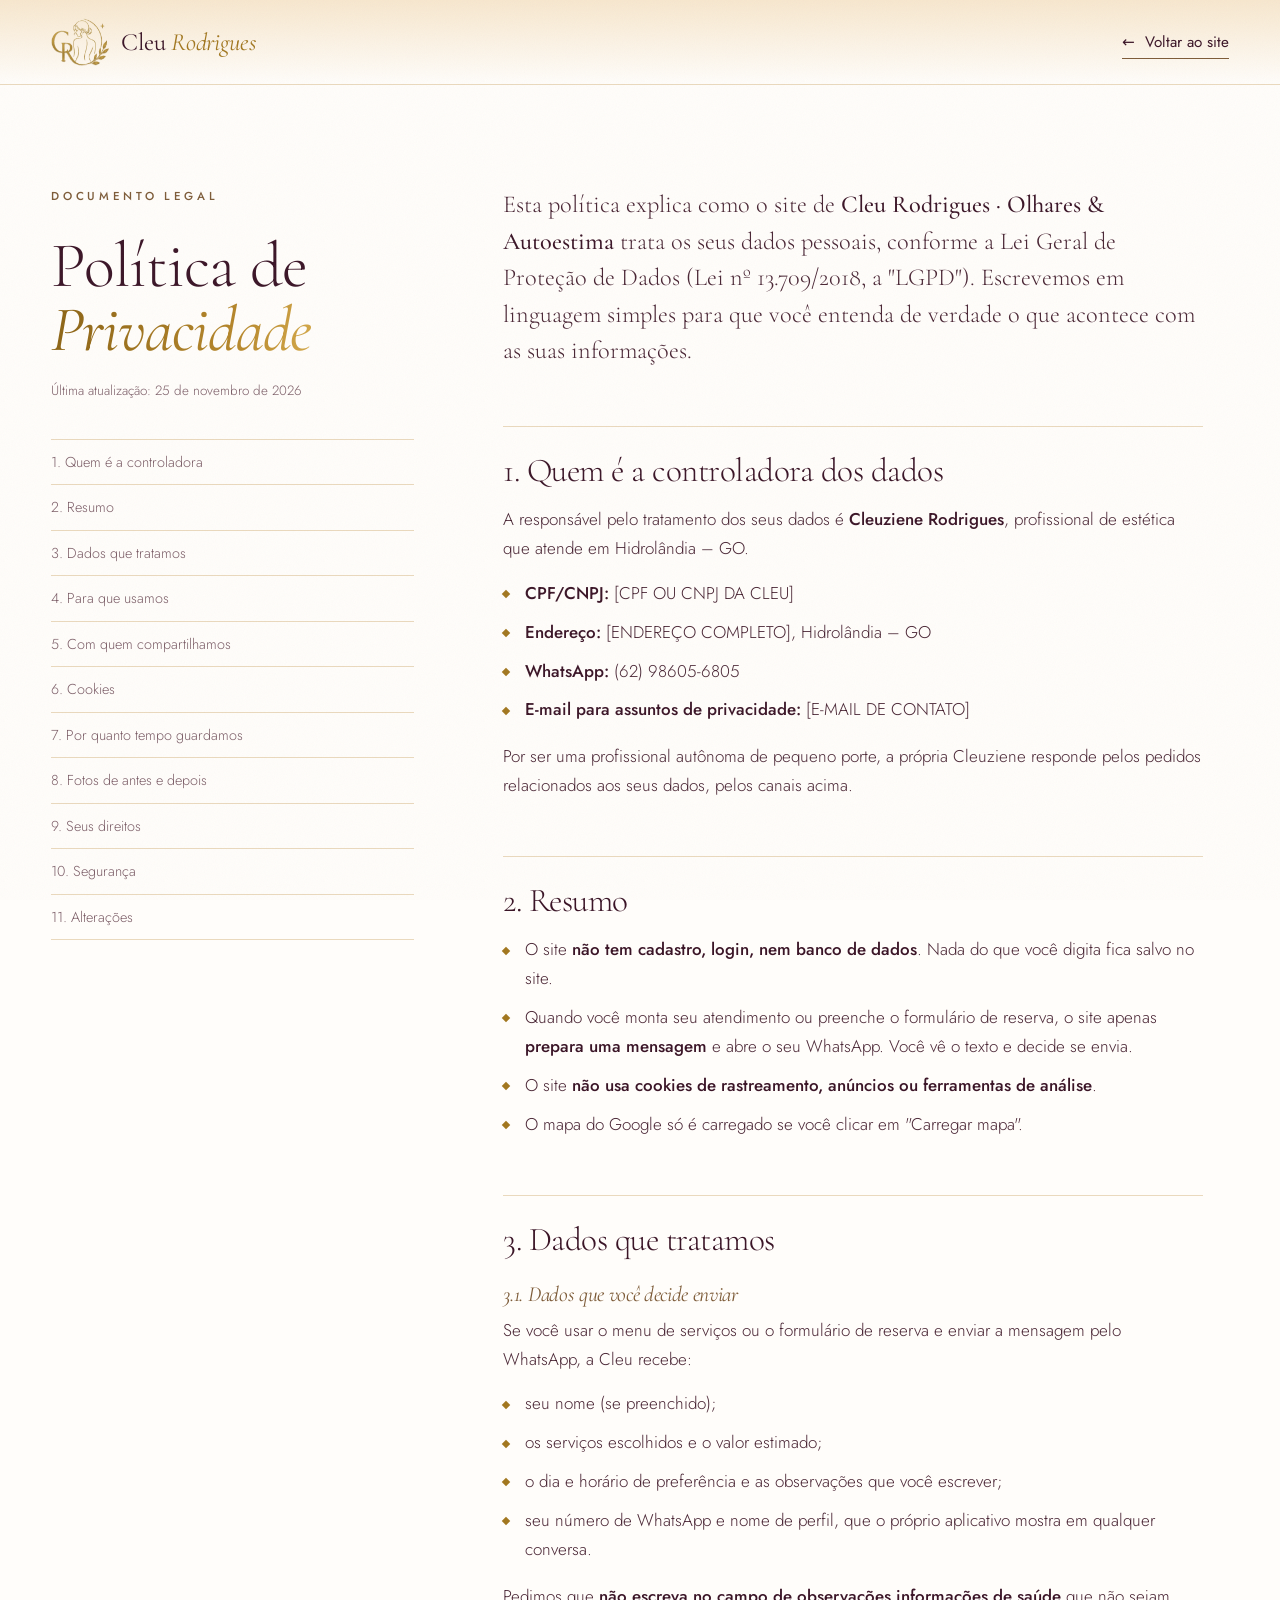
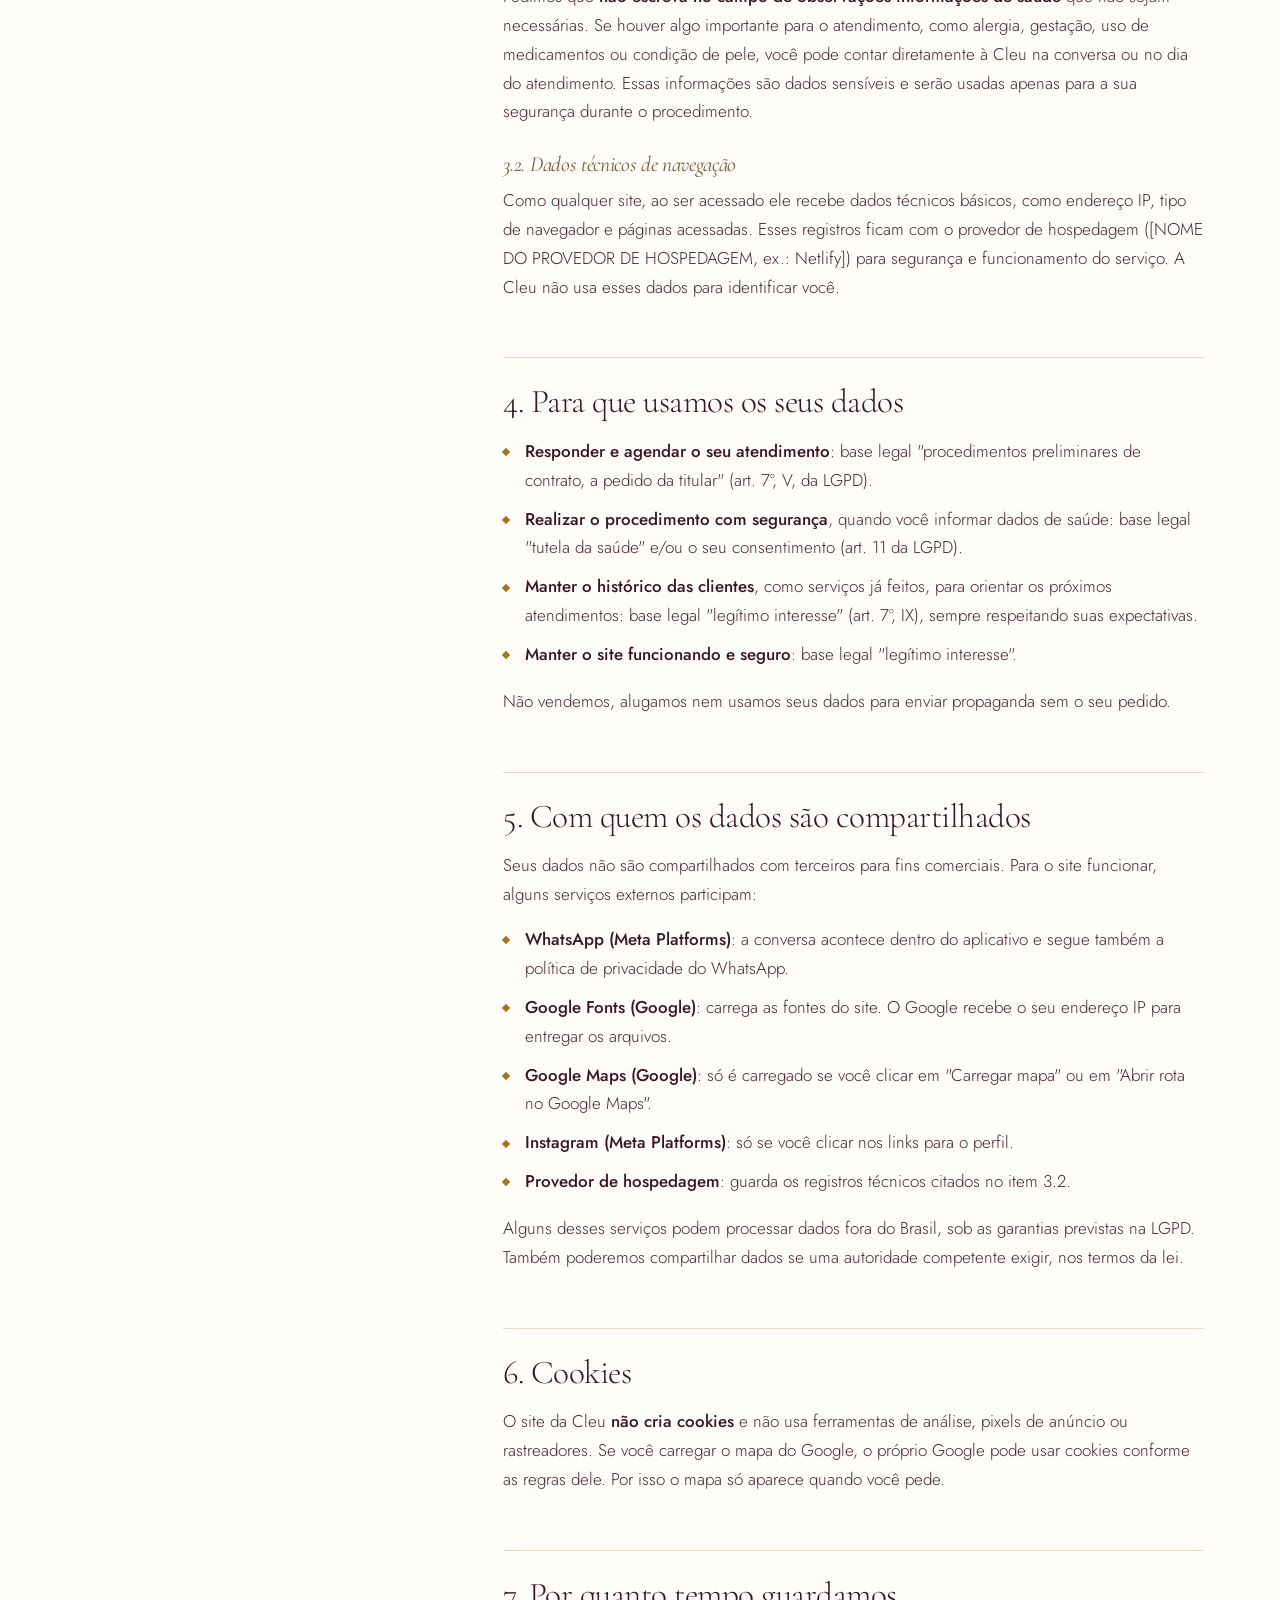
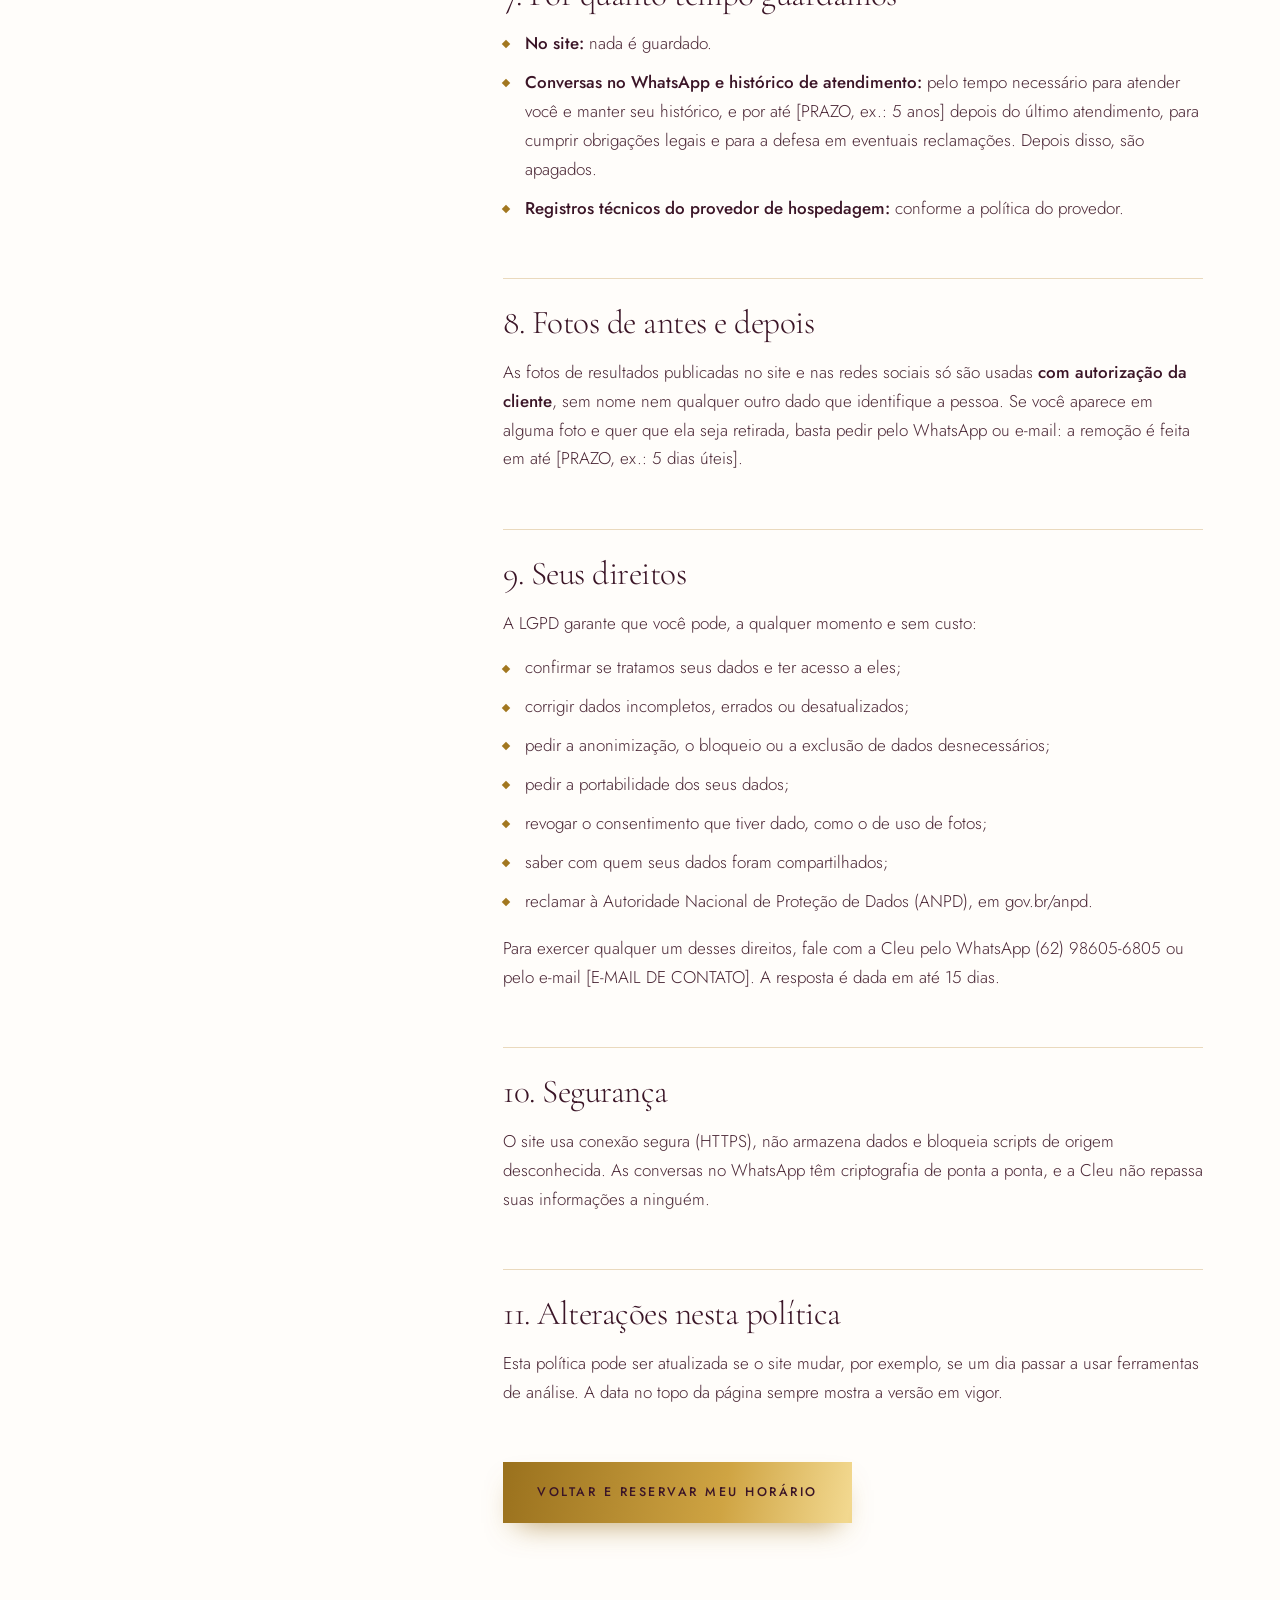
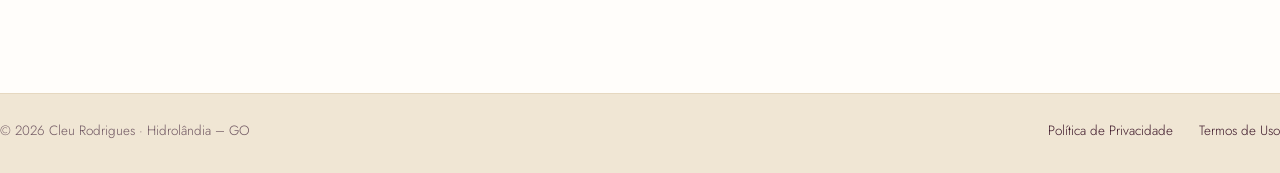
<file: privacidade.html>
<!DOCTYPE html>
<html lang="pt-BR">
<head>
<meta charset="utf-8">
<meta name="viewport" content="width=device-width, initial-scale=1">
<title>Política de Privacidade | Cleu Rodrigues</title>
<meta name="description" content="Como o site de Cleu Rodrigues, estúdio de depilação e sobrancelhas em Hidrolândia – GO, trata seus dados pessoais, de acordo com a LGPD.">
<meta name="theme-color" content="#f0e6d4">
<link rel="canonical" href="https://cleurodrigues.tokanu.com.br/privacidade.html">
<link rel="icon" href="favicon.svg" type="image/svg+xml">
<link rel="icon" href="img/icone-192.png" sizes="192x192" type="image/png">
<meta property="og:type" content="website">
<meta property="og:locale" content="pt_BR">
<meta property="og:site_name" content="Cleu Rodrigues · Olhares &amp; Autoestima">
<meta property="og:title" content="Política de Privacidade | Cleu Rodrigues">
<meta property="og:description" content="Como o site de Cleu Rodrigues trata seus dados pessoais, de acordo com a LGPD.">
<meta property="og:url" content="https://cleurodrigues.tokanu.com.br/privacidade.html">
<meta property="og:image" content="https://cleurodrigues.tokanu.com.br/img/capa-compartilhamento.jpg">
<meta property="og:image:width" content="1200">
<meta property="og:image:height" content="630">
<meta name="twitter:card" content="summary_large_image">
<link rel="preconnect" href="https://fonts.googleapis.com">
<link rel="preconnect" href="https://fonts.gstatic.com" crossorigin>
<link href="https://fonts.googleapis.com/css2?family=Cormorant+Garamond:ital,wght@0,300;0,400;0,500;1,300;1,400&family=Jost:wght@300;400;500&display=swap" rel="stylesheet">
<link rel="stylesheet" href="css/style.css">
</head>
<body class="doc-page">
<a class="skip" href="#conteudo">Pular para o conteúdo</a>

<header class="doc-hdr">
  <div class="wrap doc-hdr-in">
    <a class="mark" href="index.html"><img src="img/logo-cr.png" alt="" width="412" height="340"><span>Cleu <em>Rodrigues</em></span></a>
    <a class="link" href="index.html"><span aria-hidden="true">←</span> Voltar ao site</a>
  </div>
</header>

<main id="conteudo" class="doc">
  <div class="wrap doc-grid">
    <aside class="doc-side">
      <p class="kicker">Documento legal</p>
      <h1>Política de <em>Privacidade</em></h1>
      <p class="doc-date">Última atualização: 25 de novembro de 2026</p>
      <nav class="doc-toc" aria-label="Nesta página">
        <a href="#p1">1. Quem é a controladora</a>
        <a href="#p2">2. Resumo</a>
        <a href="#p3">3. Dados que tratamos</a>
        <a href="#p4">4. Para que usamos</a>
        <a href="#p5">5. Com quem compartilhamos</a>
        <a href="#p6">6. Cookies</a>
        <a href="#p7">7. Por quanto tempo guardamos</a>
        <a href="#p8">8. Fotos de antes e depois</a>
        <a href="#p9">9. Seus direitos</a>
        <a href="#p10">10. Segurança</a>
        <a href="#p11">11. Alterações</a>
      </nav>
    </aside>

    <article class="doc-body">
      <p class="doc-lead">Esta política explica como o site de <strong>Cleu Rodrigues · Olhares &amp; Autoestima</strong> trata os seus dados pessoais, conforme a Lei Geral de Proteção de Dados (Lei nº 13.709/2018, a "LGPD"). Escrevemos em linguagem simples para que você entenda de verdade o que acontece com as suas informações.</p>

      <h2 id="p1">1. Quem é a controladora dos dados</h2>
      <p>A responsável pelo tratamento dos seus dados é <strong>Cleuziene Rodrigues</strong>, profissional de estética que atende em Hidrolândia – GO.</p>
      <ul>
        <li><b>CPF/CNPJ:</b> [CPF OU CNPJ DA CLEU]</li>
        <li><b>Endereço:</b> [ENDEREÇO COMPLETO], Hidrolândia – GO</li>
        <li><b>WhatsApp:</b> (62) 98605-6805</li>
        <li><b>E-mail para assuntos de privacidade:</b> [E-MAIL DE CONTATO]</li>
      </ul>
      <p>Por ser uma profissional autônoma de pequeno porte, a própria Cleuziene responde pelos pedidos relacionados aos seus dados, pelos canais acima.</p>

      <h2 id="p2">2. Resumo</h2>
      <ul>
        <li>O site <strong>não tem cadastro, login, nem banco de dados</strong>. Nada do que você digita fica salvo no site.</li>
        <li>Quando você monta seu atendimento ou preenche o formulário de reserva, o site apenas <strong>prepara uma mensagem</strong> e abre o seu WhatsApp. Você vê o texto e decide se envia.</li>
        <li>O site <strong>não usa cookies de rastreamento, anúncios ou ferramentas de análise</strong>.</li>
        <li>O mapa do Google só é carregado se você clicar em "Carregar mapa".</li>
      </ul>

      <h2 id="p3">3. Dados que tratamos</h2>
      <h3>3.1. Dados que você decide enviar</h3>
      <p>Se você usar o menu de serviços ou o formulário de reserva e enviar a mensagem pelo WhatsApp, a Cleu recebe:</p>
      <ul>
        <li>seu nome (se preenchido);</li>
        <li>os serviços escolhidos e o valor estimado;</li>
        <li>o dia e horário de preferência e as observações que você escrever;</li>
        <li>seu número de WhatsApp e nome de perfil, que o próprio aplicativo mostra em qualquer conversa.</li>
      </ul>
      <p>Pedimos que <strong>não escreva no campo de observações informações de saúde</strong> que não sejam necessárias. Se houver algo importante para o atendimento, como alergia, gestação, uso de medicamentos ou condição de pele, você pode contar diretamente à Cleu na conversa ou no dia do atendimento. Essas informações são dados sensíveis e serão usadas apenas para a sua segurança durante o procedimento.</p>
      <h3>3.2. Dados técnicos de navegação</h3>
      <p>Como qualquer site, ao ser acessado ele recebe dados técnicos básicos, como endereço IP, tipo de navegador e páginas acessadas. Esses registros ficam com o provedor de hospedagem ([NOME DO PROVEDOR DE HOSPEDAGEM, ex.: Netlify]) para segurança e funcionamento do serviço. A Cleu não usa esses dados para identificar você.</p>

      <h2 id="p4">4. Para que usamos os seus dados</h2>
      <ul>
        <li><b>Responder e agendar o seu atendimento</b>: base legal "procedimentos preliminares de contrato, a pedido da titular" (art. 7º, V, da LGPD).</li>
        <li><b>Realizar o procedimento com segurança</b>, quando você informar dados de saúde: base legal "tutela da saúde" e/ou o seu consentimento (art. 11 da LGPD).</li>
        <li><b>Manter o histórico das clientes</b>, como serviços já feitos, para orientar os próximos atendimentos: base legal "legítimo interesse" (art. 7º, IX), sempre respeitando suas expectativas.</li>
        <li><b>Manter o site funcionando e seguro</b>: base legal "legítimo interesse".</li>
      </ul>
      <p>Não vendemos, alugamos nem usamos seus dados para enviar propaganda sem o seu pedido.</p>

      <h2 id="p5">5. Com quem os dados são compartilhados</h2>
      <p>Seus dados não são compartilhados com terceiros para fins comerciais. Para o site funcionar, alguns serviços externos participam:</p>
      <ul>
        <li><b>WhatsApp (Meta Platforms)</b>: a conversa acontece dentro do aplicativo e segue também a política de privacidade do WhatsApp.</li>
        <li><b>Google Fonts (Google)</b>: carrega as fontes do site. O Google recebe o seu endereço IP para entregar os arquivos.</li>
        <li><b>Google Maps (Google)</b>: só é carregado se você clicar em "Carregar mapa" ou em "Abrir rota no Google Maps".</li>
        <li><b>Instagram (Meta Platforms)</b>: só se você clicar nos links para o perfil.</li>
        <li><b>Provedor de hospedagem</b>: guarda os registros técnicos citados no item 3.2.</li>
      </ul>
      <p>Alguns desses serviços podem processar dados fora do Brasil, sob as garantias previstas na LGPD. Também poderemos compartilhar dados se uma autoridade competente exigir, nos termos da lei.</p>

      <h2 id="p6">6. Cookies</h2>
      <p>O site da Cleu <strong>não cria cookies</strong> e não usa ferramentas de análise, pixels de anúncio ou rastreadores. Se você carregar o mapa do Google, o próprio Google pode usar cookies conforme as regras dele. Por isso o mapa só aparece quando você pede.</p>

      <h2 id="p7">7. Por quanto tempo guardamos</h2>
      <ul>
        <li><b>No site:</b> nada é guardado.</li>
        <li><b>Conversas no WhatsApp e histórico de atendimento:</b> pelo tempo necessário para atender você e manter seu histórico, e por até [PRAZO, ex.: 5 anos] depois do último atendimento, para cumprir obrigações legais e para a defesa em eventuais reclamações. Depois disso, são apagados.</li>
        <li><b>Registros técnicos do provedor de hospedagem:</b> conforme a política do provedor.</li>
      </ul>

      <h2 id="p8">8. Fotos de antes e depois</h2>
      <p>As fotos de resultados publicadas no site e nas redes sociais só são usadas <strong>com autorização da cliente</strong>, sem nome nem qualquer outro dado que identifique a pessoa. Se você aparece em alguma foto e quer que ela seja retirada, basta pedir pelo WhatsApp ou e-mail: a remoção é feita em até [PRAZO, ex.: 5 dias úteis].</p>

      <h2 id="p9">9. Seus direitos</h2>
      <p>A LGPD garante que você pode, a qualquer momento e sem custo:</p>
      <ul>
        <li>confirmar se tratamos seus dados e ter acesso a eles;</li>
        <li>corrigir dados incompletos, errados ou desatualizados;</li>
        <li>pedir a anonimização, o bloqueio ou a exclusão de dados desnecessários;</li>
        <li>pedir a portabilidade dos seus dados;</li>
        <li>revogar o consentimento que tiver dado, como o de uso de fotos;</li>
        <li>saber com quem seus dados foram compartilhados;</li>
        <li>reclamar à Autoridade Nacional de Proteção de Dados (ANPD), em gov.br/anpd.</li>
      </ul>
      <p>Para exercer qualquer um desses direitos, fale com a Cleu pelo WhatsApp (62) 98605-6805 ou pelo e-mail [E-MAIL DE CONTATO]. A resposta é dada em até 15 dias.</p>

      <h2 id="p10">10. Segurança</h2>
      <p>O site usa conexão segura (HTTPS), não armazena dados e bloqueia scripts de origem desconhecida. As conversas no WhatsApp têm criptografia de ponta a ponta, e a Cleu não repassa suas informações a ninguém.</p>

      <h2 id="p11">11. Alterações nesta política</h2>
      <p>Esta política pode ser atualizada se o site mudar, por exemplo, se um dia passar a usar ferramentas de análise. A data no topo da página sempre mostra a versão em vigor.</p>

      <p class="doc-back"><a class="btn" href="index.html#reservar">Voltar e reservar meu horário</a></p>
    </article>
  </div>
</main>

<footer class="doc-foot">
  <div class="wrap foot-row">
    <span>© 2026 Cleu Rodrigues · Hidrolândia – GO</span>
    <nav aria-label="Documentos legais"><a href="privacidade.html" aria-current="page">Política de Privacidade</a><a href="termos.html">Termos de Uso</a></nav>
  </div>
</footer>
</body>
</html>
</file>
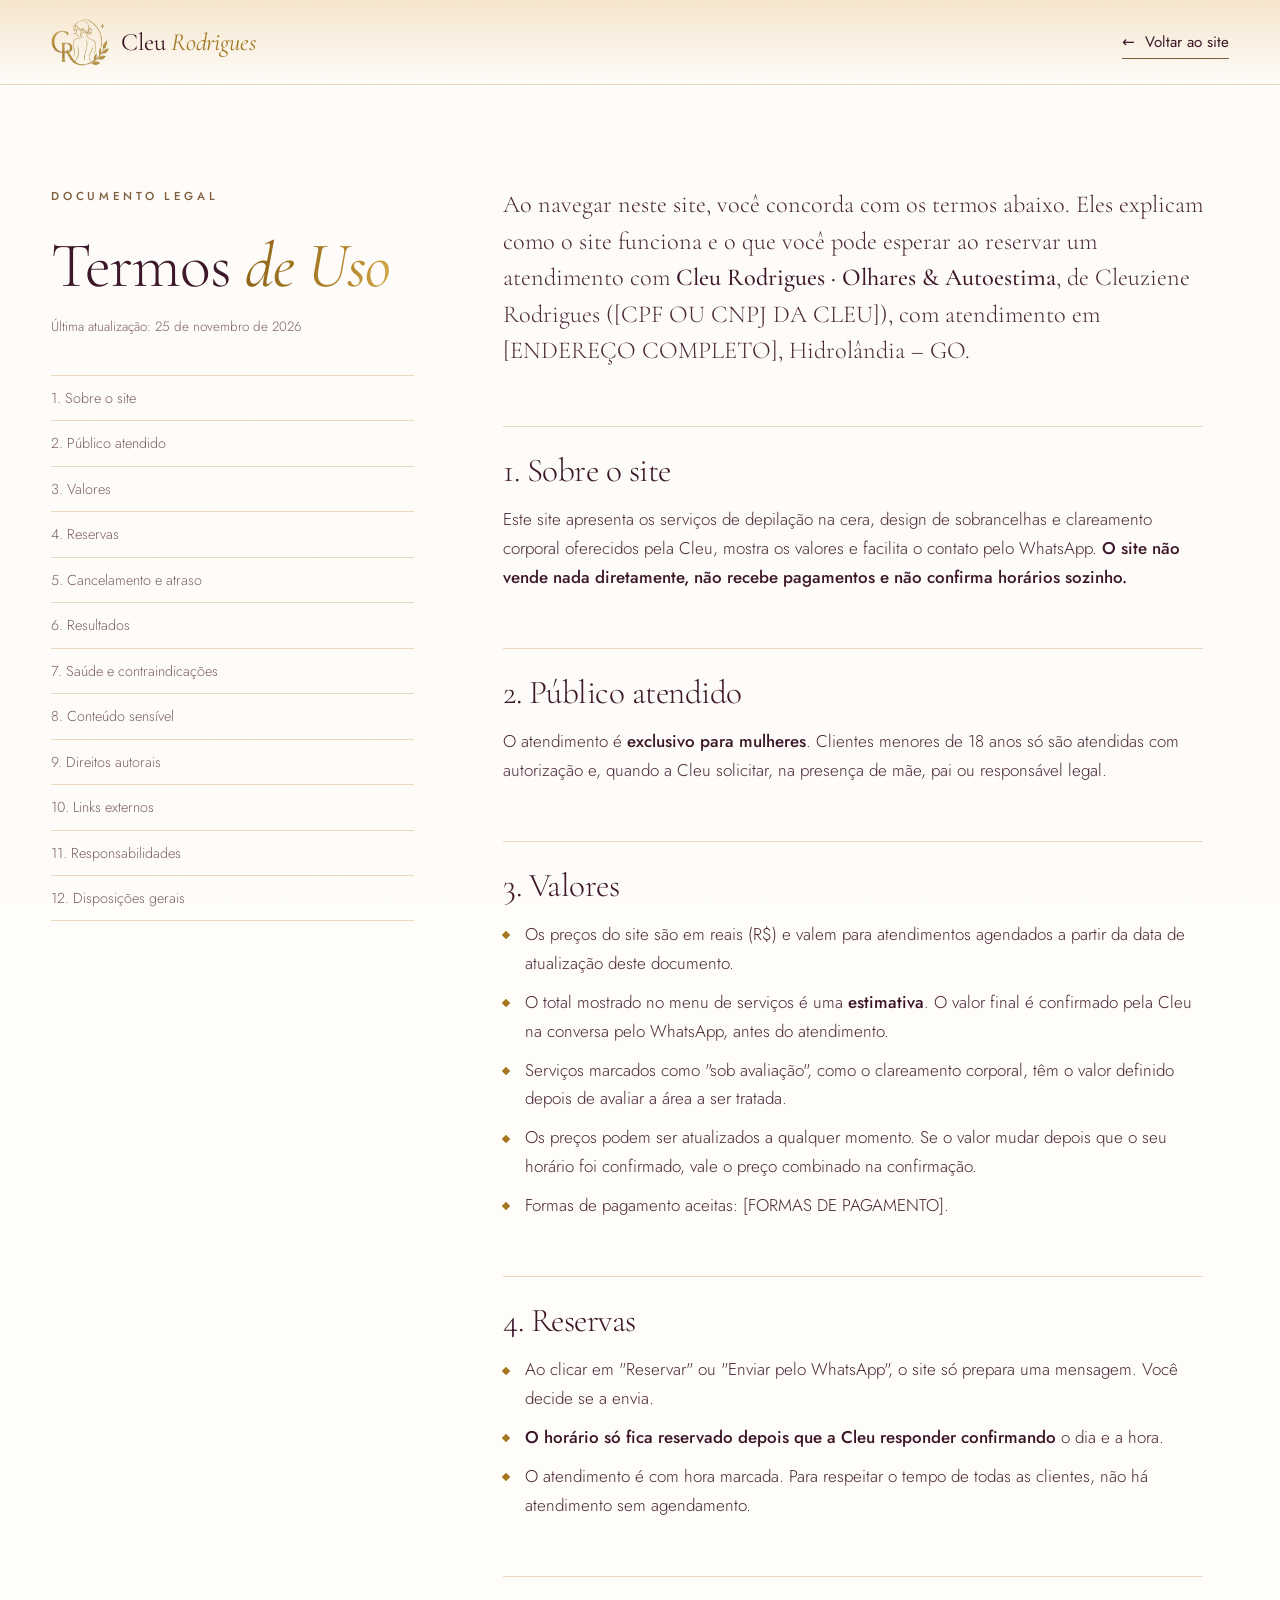
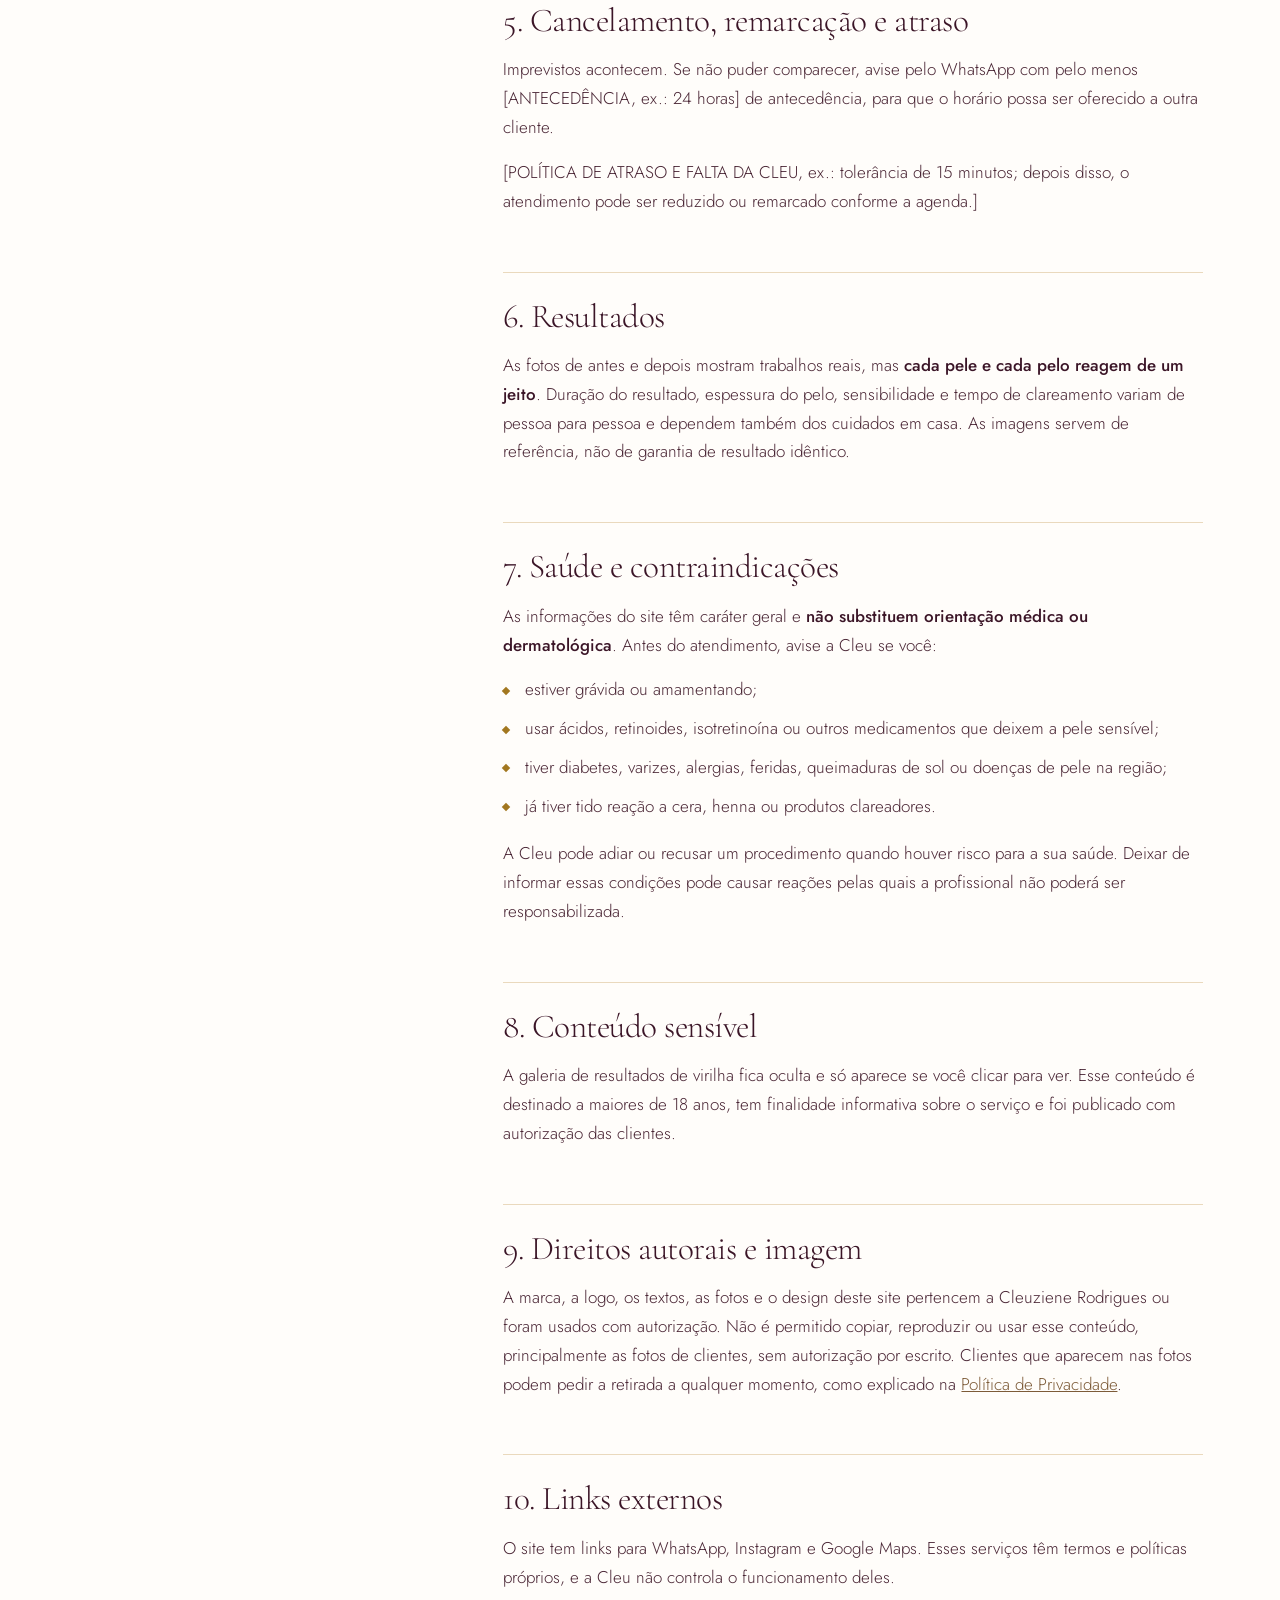
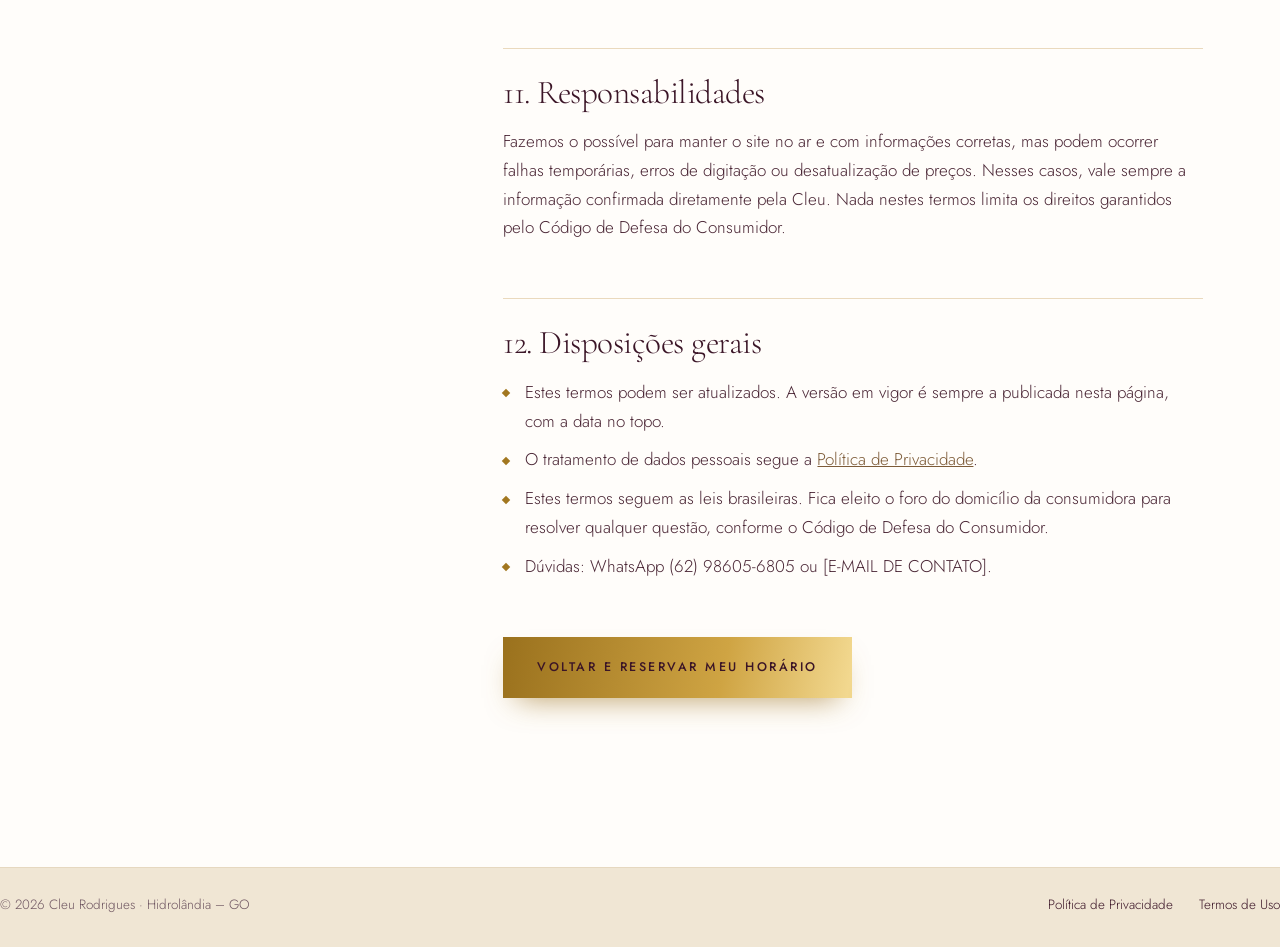
<file: termos.html>
<!DOCTYPE html>
<html lang="pt-BR">
<head>
<meta charset="utf-8">
<meta name="viewport" content="width=device-width, initial-scale=1">
<title>Termos de Uso | Cleu Rodrigues</title>
<meta name="description" content="Termos de uso do site de Cleu Rodrigues, estúdio de depilação na cera e design de sobrancelhas em Hidrolândia – GO.">
<meta name="theme-color" content="#f0e6d4">
<link rel="canonical" href="https://cleurodrigues.tokanu.com.br/termos.html">
<link rel="icon" href="favicon.svg" type="image/svg+xml">
<link rel="icon" href="img/icone-192.png" sizes="192x192" type="image/png">
<meta property="og:type" content="website">
<meta property="og:locale" content="pt_BR">
<meta property="og:site_name" content="Cleu Rodrigues · Olhares &amp; Autoestima">
<meta property="og:title" content="Termos de Uso | Cleu Rodrigues">
<meta property="og:description" content="Termos de uso do site de Cleu Rodrigues, depilação na cera e sobrancelhas em Hidrolândia – GO.">
<meta property="og:url" content="https://cleurodrigues.tokanu.com.br/termos.html">
<meta property="og:image" content="https://cleurodrigues.tokanu.com.br/img/capa-compartilhamento.jpg">
<meta property="og:image:width" content="1200">
<meta property="og:image:height" content="630">
<meta name="twitter:card" content="summary_large_image">
<link rel="preconnect" href="https://fonts.googleapis.com">
<link rel="preconnect" href="https://fonts.gstatic.com" crossorigin>
<link href="https://fonts.googleapis.com/css2?family=Cormorant+Garamond:ital,wght@0,300;0,400;0,500;1,300;1,400&family=Jost:wght@300;400;500&display=swap" rel="stylesheet">
<link rel="stylesheet" href="css/style.css">
</head>
<body class="doc-page">
<a class="skip" href="#conteudo">Pular para o conteúdo</a>

<header class="doc-hdr">
  <div class="wrap doc-hdr-in">
    <a class="mark" href="index.html"><img src="img/logo-cr.png" alt="" width="412" height="340"><span>Cleu <em>Rodrigues</em></span></a>
    <a class="link" href="index.html"><span aria-hidden="true">←</span> Voltar ao site</a>
  </div>
</header>

<main id="conteudo" class="doc">
  <div class="wrap doc-grid">
    <aside class="doc-side">
      <p class="kicker">Documento legal</p>
      <h1>Termos <em>de Uso</em></h1>
      <p class="doc-date">Última atualização: 25 de novembro de 2026</p>
      <nav class="doc-toc" aria-label="Nesta página">
        <a href="#t1">1. Sobre o site</a>
        <a href="#t2">2. Público atendido</a>
        <a href="#t3">3. Valores</a>
        <a href="#t4">4. Reservas</a>
        <a href="#t5">5. Cancelamento e atraso</a>
        <a href="#t6">6. Resultados</a>
        <a href="#t7">7. Saúde e contraindicações</a>
        <a href="#t8">8. Conteúdo sensível</a>
        <a href="#t9">9. Direitos autorais</a>
        <a href="#t10">10. Links externos</a>
        <a href="#t11">11. Responsabilidades</a>
        <a href="#t12">12. Disposições gerais</a>
      </nav>
    </aside>

    <article class="doc-body">
      <p class="doc-lead">Ao navegar neste site, você concorda com os termos abaixo. Eles explicam como o site funciona e o que você pode esperar ao reservar um atendimento com <strong>Cleu Rodrigues · Olhares &amp; Autoestima</strong>, de Cleuziene Rodrigues ([CPF OU CNPJ DA CLEU]), com atendimento em [ENDEREÇO COMPLETO], Hidrolândia – GO.</p>

      <h2 id="t1">1. Sobre o site</h2>
      <p>Este site apresenta os serviços de depilação na cera, design de sobrancelhas e clareamento corporal oferecidos pela Cleu, mostra os valores e facilita o contato pelo WhatsApp. <strong>O site não vende nada diretamente, não recebe pagamentos e não confirma horários sozinho.</strong></p>

      <h2 id="t2">2. Público atendido</h2>
      <p>O atendimento é <strong>exclusivo para mulheres</strong>. Clientes menores de 18 anos só são atendidas com autorização e, quando a Cleu solicitar, na presença de mãe, pai ou responsável legal.</p>

      <h2 id="t3">3. Valores</h2>
      <ul>
        <li>Os preços do site são em reais (R$) e valem para atendimentos agendados a partir da data de atualização deste documento.</li>
        <li>O total mostrado no menu de serviços é uma <strong>estimativa</strong>. O valor final é confirmado pela Cleu na conversa pelo WhatsApp, antes do atendimento.</li>
        <li>Serviços marcados como "sob avaliação", como o clareamento corporal, têm o valor definido depois de avaliar a área a ser tratada.</li>
        <li>Os preços podem ser atualizados a qualquer momento. Se o valor mudar depois que o seu horário foi confirmado, vale o preço combinado na confirmação.</li>
        <li>Formas de pagamento aceitas: [FORMAS DE PAGAMENTO].</li>
      </ul>

      <h2 id="t4">4. Reservas</h2>
      <ul>
        <li>Ao clicar em "Reservar" ou "Enviar pelo WhatsApp", o site só prepara uma mensagem. Você decide se a envia.</li>
        <li><strong>O horário só fica reservado depois que a Cleu responder confirmando</strong> o dia e a hora.</li>
        <li>O atendimento é com hora marcada. Para respeitar o tempo de todas as clientes, não há atendimento sem agendamento.</li>
      </ul>

      <h2 id="t5">5. Cancelamento, remarcação e atraso</h2>
      <p>Imprevistos acontecem. Se não puder comparecer, avise pelo WhatsApp com pelo menos [ANTECEDÊNCIA, ex.: 24 horas] de antecedência, para que o horário possa ser oferecido a outra cliente.</p>
      <p>[POLÍTICA DE ATRASO E FALTA DA CLEU, ex.: tolerância de 15 minutos; depois disso, o atendimento pode ser reduzido ou remarcado conforme a agenda.]</p>

      <h2 id="t6">6. Resultados</h2>
      <p>As fotos de antes e depois mostram trabalhos reais, mas <strong>cada pele e cada pelo reagem de um jeito</strong>. Duração do resultado, espessura do pelo, sensibilidade e tempo de clareamento variam de pessoa para pessoa e dependem também dos cuidados em casa. As imagens servem de referência, não de garantia de resultado idêntico.</p>

      <h2 id="t7">7. Saúde e contraindicações</h2>
      <p>As informações do site têm caráter geral e <strong>não substituem orientação médica ou dermatológica</strong>. Antes do atendimento, avise a Cleu se você:</p>
      <ul>
        <li>estiver grávida ou amamentando;</li>
        <li>usar ácidos, retinoides, isotretinoína ou outros medicamentos que deixem a pele sensível;</li>
        <li>tiver diabetes, varizes, alergias, feridas, queimaduras de sol ou doenças de pele na região;</li>
        <li>já tiver tido reação a cera, henna ou produtos clareadores.</li>
      </ul>
      <p>A Cleu pode adiar ou recusar um procedimento quando houver risco para a sua saúde. Deixar de informar essas condições pode causar reações pelas quais a profissional não poderá ser responsabilizada.</p>

      <h2 id="t8">8. Conteúdo sensível</h2>
      <p>A galeria de resultados de virilha fica oculta e só aparece se você clicar para ver. Esse conteúdo é destinado a maiores de 18 anos, tem finalidade informativa sobre o serviço e foi publicado com autorização das clientes.</p>

      <h2 id="t9">9. Direitos autorais e imagem</h2>
      <p>A marca, a logo, os textos, as fotos e o design deste site pertencem a Cleuziene Rodrigues ou foram usados com autorização. Não é permitido copiar, reproduzir ou usar esse conteúdo, principalmente as fotos de clientes, sem autorização por escrito. Clientes que aparecem nas fotos podem pedir a retirada a qualquer momento, como explicado na <a href="privacidade.html">Política de Privacidade</a>.</p>

      <h2 id="t10">10. Links externos</h2>
      <p>O site tem links para WhatsApp, Instagram e Google Maps. Esses serviços têm termos e políticas próprios, e a Cleu não controla o funcionamento deles.</p>

      <h2 id="t11">11. Responsabilidades</h2>
      <p>Fazemos o possível para manter o site no ar e com informações corretas, mas podem ocorrer falhas temporárias, erros de digitação ou desatualização de preços. Nesses casos, vale sempre a informação confirmada diretamente pela Cleu. Nada nestes termos limita os direitos garantidos pelo Código de Defesa do Consumidor.</p>

      <h2 id="t12">12. Disposições gerais</h2>
      <ul>
        <li>Estes termos podem ser atualizados. A versão em vigor é sempre a publicada nesta página, com a data no topo.</li>
        <li>O tratamento de dados pessoais segue a <a href="privacidade.html">Política de Privacidade</a>.</li>
        <li>Estes termos seguem as leis brasileiras. Fica eleito o foro do domicílio da consumidora para resolver qualquer questão, conforme o Código de Defesa do Consumidor.</li>
        <li>Dúvidas: WhatsApp (62) 98605-6805 ou [E-MAIL DE CONTATO].</li>
      </ul>

      <p class="doc-back"><a class="btn" href="index.html#reservar">Voltar e reservar meu horário</a></p>
    </article>
  </div>
</main>

<footer class="doc-foot">
  <div class="wrap foot-row">
    <span>© 2026 Cleu Rodrigues · Hidrolândia – GO</span>
    <nav aria-label="Documentos legais"><a href="privacidade.html">Política de Privacidade</a><a href="termos.html" aria-current="page">Termos de Uso</a></nav>
  </div>
</footer>
</body>
</html>
</file>
<file: css/style.css>
/* =========================================================
   Cleu Rodrigues · Olhares & Autoestima
   Conceito: "Ateliê, sem pressa" — editorial e feminino.
   Paleta: branco + champanhe + bege clarinho + dourado com moderação.
   ========================================================= */

:root{
  /* cores: troque aqui */
  --ivory:#fffdfa;      /* fundo principal (branco quente) */
  --paper:#f7e7ce;      /* fundo alternado: champanhe */
  --blush:#f0d9b5;      /* champanhe um tom acima: brilhos */
  --rose:#7d5b38;       /* bronze (champanhe escurecido): detalhes pequenos legíveis */
  --line:#ead9bd;       /* filetes */
  --ink:#3b1527;        /* texto principal (marsala bem escuro) */
  --mute:#7b5c66;       /* texto secundário */
  --gold:#a2771f;       /* dourado sobre claro */
  --gold-l:#7f5a12;     /* dourado firme para texto sobre o bege */
  --gold-grad:linear-gradient(100deg,#9a711d 0%,#cfa443 32%,#f2d88f 50%,#c99a33 68%,#9a711d 100%);
  --gold-txt:linear-gradient(100deg,#8a6214 0%,#b5862a 35%,#d4a849 50%,#a97c22 65%,#8a6214 100%); /* dourado para texto em fundo claro */
  --night:#f0e6d4;      /* bege clarinho: faixa, manifesto, valores, rodapé */
  --night-2:#e6d8c0;    /* bege um tom acima: bordas */
  --cream:#3b1527;      /* texto sobre o bege */
  --cream-m:#6e5560;    /* texto secundário sobre o bege */

  --serif:'Cormorant Garamond',Georgia,'Times New Roman',serif;
  --sans:'Jost',system-ui,-apple-system,'Segoe UI',sans-serif;
  --ease:cubic-bezier(.22,.8,.2,1);
  --pad:clamp(96px,12vw,176px);
}

*,*::before,*::after{box-sizing:border-box;margin:0;padding:0}
html{scroll-behavior:smooth;-webkit-text-size-adjust:100%}
body{background:var(--ivory);color:var(--ink);font:300 17px/1.7 var(--sans);overflow-x:clip;-webkit-font-smoothing:antialiased}
/* textura de papel bem sutil */
body::before{content:"";position:fixed;inset:0;z-index:100;pointer-events:none;opacity:.04;
  background-image:url("data:image/svg+xml,%3Csvg xmlns='http://www.w3.org/2000/svg' width='160' height='160'%3E%3Cfilter id='n'%3E%3CfeTurbulence type='fractalNoise' baseFrequency='.9' numOctaves='2' stitchTiles='stitch'/%3E%3C/filter%3E%3Crect width='100%25' height='100%25' filter='url(%23n)'/%3E%3C/svg%3E")}
img{max-width:100%;display:block;height:auto}
a{color:inherit}
button{font:inherit;color:inherit;background:none;border:0;cursor:pointer}
ul,ol{list-style:none}
em{font-style:italic;color:var(--gold)}
:focus-visible{outline:1px solid var(--gold);outline-offset:4px}
.sr{position:absolute;width:1px;height:1px;overflow:hidden;clip:rect(0 0 0 0);white-space:nowrap}
.skip{position:absolute;left:16px;top:-60px;z-index:200;background:var(--ink);color:var(--ivory);padding:10px 16px;text-decoration:none}
.skip:focus{top:16px}
#defs{position:absolute;width:0;height:0;overflow:hidden}

.wrap{width:100%;max-width:1320px;margin:0 auto;padding:0 clamp(20px,4vw,56px)}
section{padding:var(--pad) 0;position:relative;scroll-margin-top:60px}

/* dourado em degradê: só em títulos em itálico, números e botões */
.gold-txt,h1 em,h2 em,.foot-cta em,.foot-mark em,.total strong,.facts dt,.steps span,.q blockquote::before{
  background:var(--gold-txt);background-size:200% auto;-webkit-background-clip:text;background-clip:text;color:transparent;-webkit-text-fill-color:transparent}
h1 em,h2 em,.foot-cta em,.foot-mark em{padding-right:.08em}
@keyframes shine{to{background-position:200% 0}}

/* marca d'água com a logo nas seções claras */
.wm{overflow:hidden}
.wm::after{content:"";position:absolute;right:-4%;top:8%;width:min(44vw,560px);aspect-ratio:412/340;background:url(../img/logo-cr.png) center/contain no-repeat;opacity:.07;pointer-events:none}
.wm.left::after{right:auto;left:-6%;top:auto;bottom:6%}
.wm>.wrap{position:relative;z-index:1}

/* ---------- tipografia ---------- */
h1,h2,h3{font-family:var(--serif);font-weight:300;letter-spacing:-.015em;line-height:1}
h1{font-size:clamp(3rem,6.6vw,6.2rem)}
h2{font-size:clamp(2.6rem,5.6vw,5rem)}
h1 em,h2 em{font-weight:400}
.kicker{display:flex;align-items:center;flex-wrap:wrap;gap:6px 14px;font:500 .72rem/1.6 var(--sans);letter-spacing:.32em;text-transform:uppercase;color:var(--rose);margin-bottom:28px}
.kicker span{font-family:var(--serif);font-size:1.05rem;letter-spacing:0;color:var(--gold);font-style:italic}
.kicker span::after{content:"";display:inline-block;width:40px;height:1px;background:var(--gold-grad);vertical-align:middle;margin-left:14px}
.sec-head{margin-bottom:clamp(48px,6vw,88px);max-width:760px}
.sec-head.split{max-width:none;display:grid;grid-template-columns:1.3fr 1fr;gap:40px;align-items:end}
.sec-lead{color:var(--mute);max-width:44ch;font-size:1.02rem}
.sec-head .sec-lead{margin-top:24px}
.sec-head.split .sec-lead{margin-top:0}

/* ---------- botões: dourado com brilho passando ---------- */
.btn{position:relative;display:inline-flex;align-items:center;justify-content:center;gap:12px;text-align:center;overflow:hidden;isolation:isolate;
  background:var(--gold-grad);background-size:200% auto;color:var(--ink);text-decoration:none;font:500 .78rem/1 var(--sans);letter-spacing:.2em;text-transform:uppercase;
  padding:21px 34px;line-height:1.5;border:0;box-shadow:0 14px 30px -14px rgba(154,113,29,.7);
  transition:background-position .8s var(--ease),transform .5s var(--ease),box-shadow .5s}
.btn::before{content:"";position:absolute;inset:0;z-index:-1;background:linear-gradient(115deg,transparent 35%,rgba(255,255,255,.55) 50%,transparent 65%);transform:translateX(-110%);transition:transform .9s var(--ease)}
.btn:hover{background-position:100% 0;transform:translateY(-2px);box-shadow:0 20px 36px -14px rgba(154,113,29,.8)}
.btn:hover::before{transform:translateX(110%)}
.btn-sm{padding:15px 22px;font-size:.7rem}
.btn-gold{color:var(--ink)}
.link{display:inline-flex;align-items:center;gap:10px;text-decoration:none;font:400 .95rem var(--sans);color:var(--ink);padding:6px 0;background:linear-gradient(var(--rose),var(--rose)) 0 100%/100% 1px no-repeat;transition:background-size .5s var(--ease),gap .4s var(--ease),color .3s}
.link:hover{background-size:0 1px;background-position:100% 100%;gap:16px;color:var(--rose)}
.link small{color:var(--mute);font-size:.82rem}

/* ---------- cabeçalho ---------- */
.hdr{position:fixed;inset:0 0 auto;z-index:50;transition:background .5s,border-color .5s,transform .6s var(--ease);border-bottom:1px solid transparent}
.hdr.solid{background:rgba(255,253,250,.92);backdrop-filter:blur(10px);-webkit-backdrop-filter:blur(10px);border-color:var(--line)}
.hdr.up{transform:translateY(-100%)}
.hdr-in{display:flex;align-items:center;gap:32px;height:84px;transition:height .5s var(--ease)}
.hdr.solid .hdr-in{height:68px}
.mark{display:flex;align-items:center;gap:12px;font:400 1.55rem/1 var(--serif);text-decoration:none;letter-spacing:-.01em;margin-right:auto;white-space:nowrap}
.mark img{height:48px;width:auto;transition:height .5s var(--ease)}
.hdr.solid .mark img{height:40px}
.nav{display:flex;gap:30px}
.nav a{position:relative;text-decoration:none;font-size:.86rem;letter-spacing:.04em;color:var(--mute);transition:color .3s}
.nav a::after{content:"";position:absolute;left:0;right:0;bottom:-6px;height:1px;background:var(--gold-grad);transform:scaleX(0);transform-origin:right;transition:transform .45s var(--ease)}
.nav a:hover{color:var(--ink)}
.nav a:hover::after{transform:scaleX(1);transform-origin:left}
.burger{display:none;width:44px;height:44px;position:relative}
.burger i{position:absolute;left:10px;right:10px;height:1px;background:var(--ink);transition:transform .45s var(--ease),top .45s var(--ease)}
.burger i:first-of-type{top:18px}
.burger i:last-of-type{top:26px}

/* ---------- hero ---------- */
.hero{padding:clamp(130px,16vh,180px) 0 0;min-height:100svh;display:flex;flex-direction:column;justify-content:space-between;overflow:hidden}
.hero::before{content:"";position:absolute;inset:0;pointer-events:none;
  background:radial-gradient(55% 65% at 84% 38%,rgba(240,217,181,.75),transparent 70%),radial-gradient(35% 40% at 0% 100%,rgba(240,217,181,.5),transparent 70%)}
.hero>.wrap{position:relative}
.hero-grid{display:grid;grid-template-columns:1.25fr 1fr;gap:clamp(40px,6vw,110px);align-items:center}
.hero h1{margin-bottom:34px}
.hero h1 em{display:block;animation:shine 9s linear infinite}
.hero-lead{max-width:46ch;color:var(--mute);font-size:1.08rem;margin-bottom:44px}
.hero-cta{display:flex;align-items:center;gap:34px;flex-wrap:wrap}
.hero-art{--hp:56px;position:relative;padding:0 0 64px var(--hp)}
.hero-art::before{content:"";position:absolute;top:-20px;right:-20px;width:calc(100% - var(--hp));aspect-ratio:520/688;border:1px solid var(--gold);border-radius:999px 999px 0 0;opacity:.55}
.arch{position:relative;border-radius:999px 999px 0 0;overflow:hidden;aspect-ratio:520/688;background:var(--paper);box-shadow:0 40px 70px -40px rgba(90,28,51,.55)}
.arch img{width:100%;height:100%;object-fit:cover}
.arch::after{content:"";position:absolute;inset:14px;border:1px solid rgba(255,253,250,.55);border-radius:999px 999px 0 0;pointer-events:none}
.hero-inset{position:absolute;left:0;bottom:0;width:44%;background:var(--ivory);padding:10px 10px 0;box-shadow:0 24px 40px -24px rgba(90,28,51,.45)}
.hero-inset img{aspect-ratio:1;object-fit:cover;width:100%}
.hero-inset figcaption{font:italic 400 1rem var(--serif);color:var(--rose);padding:10px 2px 12px}
.hero-vert{position:absolute;right:-34px;top:12%;writing-mode:vertical-rl;font:500 .66rem var(--sans);letter-spacing:.34em;text-transform:uppercase;color:var(--mute)}
.facts{position:relative;display:grid;grid-template-columns:repeat(3,1fr);margin-top:clamp(56px,8vh,96px)}
.facts::before{content:"";position:absolute;left:0;right:0;top:0;height:1px;background:var(--gold-grad)}
.facts>div{padding:28px 24px 34px 0}
.facts>div+div{padding-left:clamp(20px,3vw,40px);border-left:1px solid var(--line)}
.facts dt{font:400 clamp(1.9rem,3.2vw,2.8rem)/1.1 var(--serif);margin-bottom:6px}
.facts dd{font-size:.88rem;color:var(--mute)}

/* ---------- faixa ---------- */
.ribbon{background:var(--night);color:var(--cream);overflow:hidden;padding:26px 0;border-block:1px solid var(--night-2)}
.ribbon-track{display:flex;align-items:center;gap:44px;width:max-content;animation:marquee 46s linear infinite}
.ribbon span{font:italic 300 clamp(1.6rem,2.6vw,2.4rem)/1 var(--serif);white-space:nowrap}
.ribbon span:nth-of-type(odd){color:var(--gold-l)}
.ribbon i{width:7px;height:7px;background:var(--gold-l);transform:rotate(45deg);flex:none}
@keyframes marquee{to{transform:translateX(-50%)}}

/* ---------- seções escuras (marsala) ---------- */
.dark{background:radial-gradient(70% 60% at 100% 0%,#f8f1e5 0%,transparent 65%),radial-gradient(50% 50% at 0% 100%,#e8dbc4 0%,transparent 70%),var(--night);color:var(--cream)}
.dark em{color:var(--gold-l)}
.dark .kicker{color:var(--cream-m)}
.dark .kicker span{color:var(--gold-l)}
.dark .sec-lead{color:var(--cream-m)}

/* ---------- manifesto ---------- */
.man-grid{display:grid;grid-template-columns:1.3fr 1fr;gap:clamp(40px,6vw,96px);align-items:end;margin-bottom:clamp(64px,8vw,120px)}
.man-text{font:300 clamp(1.25rem,1.8vw,1.55rem)/1.55 var(--serif);color:var(--cream-m)}
.versus{display:grid;grid-template-columns:1fr 1fr;border-top:1px solid rgba(59,21,39,.14)}
.vs-col{padding:44px clamp(0px,3vw,48px) 0 0}
.vs-col+.vs-col{padding-left:clamp(24px,4vw,64px);border-left:1px solid rgba(59,21,39,.14)}
.vs-col h3{font-size:clamp(1.6rem,2.4vw,2.1rem);margin-bottom:26px;color:var(--cream-m)}
.vs-good h3{color:var(--gold-l);font-style:italic}
.vs-col li{display:flex;gap:18px;align-items:baseline;padding:16px 0;border-bottom:1px solid rgba(59,21,39,.09);color:var(--cream-m)}
.vs-col li::before{content:"—";color:rgba(59,21,39,.3)}
.vs-good li{color:var(--cream)}
.vs-good li::before{content:"";width:6px;height:6px;flex:none;background:var(--gold-l);transform:rotate(45deg) translateY(-3px)}

/* ---------- serviços ---------- */
.svc{border-top:1px solid var(--line)}
.svc-row{position:relative;display:grid;grid-template-columns:90px 1.1fr 1.3fr 160px 56px;gap:28px;align-items:baseline;padding:clamp(34px,4vw,52px) 0;border-bottom:1px solid var(--line);isolation:isolate}
.svc-row::before{content:"";position:absolute;inset:0 -28px;z-index:-1;background:linear-gradient(90deg,var(--paper),rgba(247,231,206,.35));transform:scaleY(0);transform-origin:bottom;transition:transform .6s var(--ease)}
.svc-row:hover::before{transform:scaleY(1)}
.svc-n{font:italic 400 1.6rem var(--serif);color:var(--rose)}
.svc-row h3{font-size:clamp(2rem,3.4vw,3rem);transition:transform .6s var(--ease),color .4s}
.svc-row:hover h3{transform:translateX(10px);font-style:italic;color:var(--rose)}
.svc-row p{color:var(--mute);max-width:46ch}
.svc-p{font-size:.82rem;color:var(--mute);letter-spacing:.04em}
.svc-p b{display:block;font:500 1.6rem/1.2 var(--serif);color:var(--gold);letter-spacing:0}
.svc-go{width:52px;height:52px;border:1px solid var(--gold);border-radius:50%;display:grid;place-items:center;text-decoration:none;font-size:1.1rem;color:var(--gold);transition:background .4s,color .4s,border-color .4s,transform .5s var(--ease);align-self:center}
.svc-go::after{content:"";position:absolute;inset:0}
.svc-row:hover .svc-go{background:var(--gold-grad);color:var(--ink);border-color:transparent;transform:rotate(-45deg)}

/* ---------- sobre ---------- */
.about{background:var(--paper)}
.about-grid{display:grid;grid-template-columns:5fr 6fr;gap:clamp(48px,8vw,140px);align-items:center}
.about-img{position:relative}
.about-img>img{width:100%;aspect-ratio:4/5;object-fit:cover;object-position:top;box-shadow:0 40px 70px -40px rgba(90,28,51,.55)}
.seal{position:absolute;right:18px;bottom:54px;width:112px;height:112px;border-radius:50%;background:var(--ivory);display:grid;place-items:center;box-shadow:0 0 0 4px rgba(255,253,250,.5),0 12px 30px -12px rgba(90,28,51,.55)}
.seal img{width:74%;height:auto}
.about-img::before{content:"";position:absolute;inset:-22px 22px 22px -22px;border:1px solid var(--gold);opacity:.6;z-index:-1}
.about-img figcaption{margin-top:16px;font:italic 400 1rem var(--serif);color:var(--rose)}
.about-copy h2{margin-bottom:36px}
.about-lead{font:300 clamp(1.35rem,2vw,1.7rem)/1.45 var(--serif);margin-bottom:22px}
.about-copy>p{color:var(--mute);margin-bottom:18px;max-width:52ch}
.about-copy blockquote{margin:40px 0 44px;padding:26px 30px;border-left:2px solid var(--gold);background:rgba(255,253,250,.7);font:italic 300 clamp(1.3rem,1.9vw,1.6rem)/1.45 var(--serif);max-width:40ch;color:var(--ink)}

/* ---------- resultados ---------- */
.filters{display:flex;flex-wrap:wrap;gap:10px;margin-bottom:44px}
.filters button{padding:11px 22px;border:1px solid var(--line);border-radius:999px;font-size:.86rem;letter-spacing:.04em;color:var(--mute);background:var(--ivory);transition:color .3s,border-color .3s,background .3s}
.filters button:hover{color:var(--ink);border-color:var(--rose)}
.filters button[aria-pressed=true]{background:var(--gold-grad);border-color:transparent;color:var(--ink)}
.gal{display:grid;grid-template-columns:1fr 1fr;gap:clamp(20px,3vw,40px) clamp(20px,3vw,40px)}
.ba.hide{display:none}
.ba.wide{grid-column:1/-1}
.ba figcaption{display:flex;justify-content:space-between;gap:16px;padding-top:14px;font-size:.88rem;color:var(--mute)}
.ba figcaption span:last-child{font:italic 400 1rem var(--serif);color:var(--rose)}
/* díptico antes/depois */
.duo{display:grid;grid-template-columns:1fr 1fr;gap:4px;overflow:hidden}
.duo>div{position:relative;overflow:hidden}
.duo img{width:100%;aspect-ratio:420/373;object-fit:cover;transition:transform 1.2s var(--ease)}
.ba:hover .duo img{transform:scale(1.04)}
.ba-tag{position:absolute;top:12px;left:12px;font:500 .62rem var(--sans);letter-spacing:.24em;text-transform:uppercase;color:#fffdfa;background:rgba(59,21,39,.62);padding:6px 10px;pointer-events:none}
.ba-tag.gold{background:var(--gold-grad);color:var(--ink)}
.ph-leg img{width:100%;aspect-ratio:1;object-fit:cover;object-position:0% 50%}
.four{display:grid;grid-template-columns:1fr 1fr;gap:4px}
.four img{aspect-ratio:1;object-fit:cover;width:100%}
.pair{display:grid;grid-template-columns:1fr 1fr;gap:4px}
.pair img{aspect-ratio:1;object-fit:cover;width:100%}
.ba img{transition:transform 1.2s var(--ease)}
.ph-leg,.four,.pair{overflow:hidden}
.ba:hover .ph-leg img,.ba:hover .four img{transform:scale(1.03)}
.sens{margin-top:56px}
.sens .gal{margin-top:28px;grid-template-columns:repeat(3,1fr)}
.note{color:var(--mute);font-size:.88rem;margin-top:20px}

/* ---------- depoimentos ---------- */
.voices{background:var(--paper)}
.quotes{display:grid;grid-template-columns:repeat(3,1fr);gap:clamp(16px,2vw,28px);margin-bottom:clamp(48px,6vw,72px)}
.q{position:relative;padding:40px clamp(24px,3vw,40px);background:var(--ivory);border:1px solid var(--line)}
.q::before{content:"";position:absolute;left:0;right:0;top:0;height:2px;background:var(--gold-grad)}
.q blockquote{font:italic 300 clamp(1.3rem,1.8vw,1.6rem)/1.45 var(--serif);margin-bottom:26px}
.q blockquote::before{content:"“";display:block;font:400 4.6rem/.6 var(--serif);margin-bottom:14px;width:max-content}
.q figcaption{font-size:.84rem;letter-spacing:.06em;color:var(--ink)}
.q figcaption span{color:var(--rose)}

/* ---------- Instagram 3D ---------- */
.ig3d{--s:40px;display:inline-block;width:var(--s);height:var(--s);flex:none;
  transform:perspective(420px) rotateX(16deg) rotateY(-20deg);transition:transform .7s var(--ease),filter .7s var(--ease);
  filter:drop-shadow(0 10px 10px rgba(90,28,51,.30)) drop-shadow(0 2px 2px rgba(90,28,51,.25))}
.ig3d svg{width:100%;height:100%;display:block}
a:hover .ig3d,a:focus-visible .ig3d{transform:perspective(420px) rotateX(0) rotateY(0) translateY(-3px) scale(1.08);filter:drop-shadow(0 16px 14px rgba(90,28,51,.30)) drop-shadow(0 3px 3px rgba(90,28,51,.2))}
.ig3d.sm{--s:28px}
.ig3d.lg{--s:clamp(84px,9vw,112px)}
.ig-inline{display:inline-flex;align-items:center;gap:12px;text-decoration:none}
/* cartão do Instagram */
.ig-card{display:grid;grid-template-columns:auto 1fr auto;align-items:center;gap:clamp(20px,3vw,40px);padding:clamp(24px,3vw,36px) clamp(24px,4vw,48px);
  background:var(--ivory);border:1px solid var(--line);text-decoration:none;position:relative;overflow:hidden;transition:transform .6s var(--ease),box-shadow .6s var(--ease)}
.ig-card::after{content:"";position:absolute;inset:auto 0 0;height:3px;background:linear-gradient(90deg,#feda75,#fa7e1e,#d62976,#962fbf,#4f5bd5);transform:scaleX(.18);transform-origin:left;transition:transform .8s var(--ease)}
.ig-card:hover{transform:translateY(-4px);box-shadow:0 30px 50px -30px rgba(90,28,51,.4)}
.ig-card:hover::after{transform:scaleX(1)}
.ig-txt small{display:block;font:500 .7rem var(--sans);letter-spacing:.28em;text-transform:uppercase;color:var(--rose);margin-bottom:8px}
.ig-txt b{display:block;font:400 clamp(1.7rem,3vw,2.5rem)/1.1 var(--serif);color:var(--ink);margin-bottom:6px}
.ig-txt span{color:var(--mute);font-size:.95rem}
.ig-go{display:inline-flex;align-items:center;gap:10px;padding:15px 24px;border-radius:999px;background:linear-gradient(100deg,#f58529,#dd2a7b 45%,#8134af 80%,#515bd4);color:#fff;font:500 .72rem var(--sans);letter-spacing:.2em;text-transform:uppercase;white-space:nowrap;box-shadow:0 12px 24px -12px rgba(221,42,123,.7)}

/* ---------- como reservar ---------- */
.steps{display:grid;grid-template-columns:repeat(3,1fr);gap:clamp(24px,4vw,64px)}
.steps li{position:relative;padding-top:28px}
.steps li::before{content:"";position:absolute;left:0;right:0;top:0;height:1px;background:var(--gold-grad)}
.steps span{display:block;font:italic 400 3.6rem/1 var(--serif);margin-bottom:28px;width:max-content;padding-right:.1em}
.steps h3{font-size:clamp(1.6rem,2.2vw,2rem);margin-bottom:12px}
.steps p{color:var(--mute);max-width:34ch}

/* ---------- menu de serviços ---------- */
.menu-list{display:grid;grid-template-columns:1fr 1fr;grid-template-rows:auto 1fr;align-items:start;gap:0 clamp(40px,6vw,110px)}
.mgroup{break-inside:avoid;margin-bottom:56px}
.mgroup.g0{grid-row:span 2}
.mgroup h3{display:flex;align-items:baseline;justify-content:space-between;gap:16px;font-size:clamp(1.8rem,2.6vw,2.3rem);font-style:italic;color:var(--gold-l);padding-bottom:16px;border-bottom:1px solid rgba(127,90,18,.35);margin-bottom:6px}
.mgroup h3 small{font:400 .72rem var(--sans);letter-spacing:.24em;text-transform:uppercase;font-style:normal;color:var(--cream-m)}
.item{display:flex;align-items:center;gap:16px;padding:13px 10px;margin:0 -10px;cursor:pointer;border-bottom:1px solid rgba(59,21,39,.08);transition:background .3s}
.item:hover{background:rgba(255,253,250,.45)}
.item input{appearance:none;-webkit-appearance:none;width:18px;height:18px;flex:none;border:1px solid var(--cream-m);border-radius:50%;display:grid;place-items:center;cursor:pointer;transition:border-color .3s}
.item input::after{content:"";width:8px;height:8px;border-radius:50%;background:var(--gold-l);transform:scale(0);transition:transform .35s var(--ease)}
.item input:checked{border-color:var(--gold-l)}
.item input:checked::after{transform:scale(1)}
.item input:focus-visible{outline:1px solid var(--gold-l);outline-offset:3px}
.item .nm{font:400 1.22rem/1.3 var(--serif);color:var(--cream);transition:color .3s,transform .4s var(--ease)}
.item .ld{flex:1;border-bottom:1px dotted rgba(59,21,39,.28);transform:translateY(-4px);min-width:20px}
.item .pr{font-size:.95rem;color:var(--gold-l);font-variant-numeric:tabular-nums;white-space:nowrap}
.item:hover .nm{transform:translateX(4px)}
.item:has(input:checked){background:rgba(255,253,250,.65)}
.item:has(input:checked) .nm{color:var(--gold-l);font-style:italic}
.item:has(input:checked) .pr{color:var(--cream)}
.total{position:sticky;bottom:0;z-index:5;display:flex;align-items:center;justify-content:space-between;gap:20px;flex-wrap:wrap;margin-top:24px;padding:20px 0;background:var(--night);border-top:1px solid var(--gold-l)}
.total p{display:flex;align-items:baseline;gap:18px;flex-wrap:wrap;color:var(--cream-m);font-size:.88rem;letter-spacing:.04em}
.total strong{font:400 2.4rem/1.1 var(--serif);padding-right:.05em}
.total strong.pop{animation:pop .6s var(--ease)}
@keyframes pop{40%{transform:scale(1.08)}}

/* ---------- dúvidas ---------- */
.faq-grid{display:grid;grid-template-columns:1fr 1.4fr;gap:clamp(40px,8vw,140px);align-items:start}
.faq .sec-head{position:sticky;top:120px}
.faq .sec-head .link{margin-top:28px}
.acc{border-top:1px solid var(--line)}
.acc details{border-bottom:1px solid var(--line);transition:background .4s}
.acc details[open]{background:linear-gradient(90deg,var(--paper),transparent)}
.acc summary{list-style:none;display:flex;justify-content:space-between;align-items:center;gap:24px;padding:28px 16px 28px 0;cursor:pointer;font:400 clamp(1.3rem,2vw,1.65rem)/1.25 var(--serif);transition:color .3s,padding .4s var(--ease)}
.acc details[open] summary{padding-left:16px}
.acc summary::-webkit-details-marker{display:none}
.acc summary::after{content:"+";width:34px;height:34px;flex:none;display:grid;place-items:center;border:1px solid var(--gold);border-radius:50%;font:300 1.3rem/1 var(--sans);color:var(--gold);transition:transform .45s var(--ease),background .3s,color .3s}
.acc details[open] summary::after{transform:rotate(45deg);background:var(--gold-grad);color:var(--ink);border-color:transparent}
.acc summary:hover{color:var(--rose)}
.acc details p{color:var(--mute);padding:0 16px 30px;max-width:60ch}

/* ---------- reserva ---------- */
.book{background:var(--paper)}
.book-grid{display:grid;grid-template-columns:1.1fr 1fr;gap:clamp(48px,8vw,130px)}
.book h2{margin-bottom:24px}
.book .sec-lead{margin-bottom:44px}
#f label{display:block;font-size:.72rem;letter-spacing:.24em;text-transform:uppercase;color:var(--mute);margin-bottom:28px}
#f input,#f textarea{display:block;width:100%;margin-top:8px;padding:12px 0;font:300 1.05rem var(--sans);color:var(--ink);background:transparent;border:0;border-bottom:1px solid #dcc6a2;border-radius:0;transition:border-color .3s;letter-spacing:0;text-transform:none}
#f input:focus,#f textarea:focus{outline:none;border-color:var(--gold)}
#f textarea{resize:vertical;min-height:60px}
#f .row{display:grid;grid-template-columns:1fr 1fr;gap:28px}
#f .hp{position:absolute;left:-9999px;width:1px;height:1px;overflow:hidden}
.err{color:#a3283f;font-size:.9rem;min-height:1.2em;margin:-12px 0 16px}
.fine{margin-top:18px;font-size:.82rem;color:var(--mute)}
.fine a{color:inherit}
.info{border-top:1px solid #dcc6a2;margin-bottom:36px}
.info>div{display:grid;grid-template-columns:120px 1fr;gap:20px;align-items:center;padding:20px 0;border-bottom:1px solid #dcc6a2}
.info dt{font-size:.7rem;letter-spacing:.24em;text-transform:uppercase;color:var(--rose)}
.info dd{font:400 1.2rem/1.4 var(--serif)}
.info a{text-decoration:none;border-bottom:1px solid transparent;transition:border-color .3s}
.info a:hover{border-color:var(--gold)}
.map{aspect-ratio:16/10;background:var(--ivory);border:1px solid #dcc6a2;margin-bottom:20px;overflow:hidden}
.map iframe{width:100%;height:100%;border:0;filter:sepia(.15) saturate(.9);transition:filter .6s}
.map iframe:hover{filter:none}
.map-load{width:100%;height:100%;display:grid;place-content:center;gap:6px;font:italic 400 1.5rem var(--serif);color:var(--ink);transition:background .4s}
.map-load small{font:400 .7rem var(--sans);letter-spacing:.24em;text-transform:uppercase;font-style:normal;color:var(--rose)}
.map-load:hover{background:var(--paper)}

/* ---------- rodapé ---------- */
.foot{background:radial-gradient(60% 50% at 100% 0%,#f8f1e5 0%,transparent 70%),var(--night);border-top:1px solid var(--night-2);color:var(--cream);padding:clamp(80px,10vw,140px) 0 0;overflow:hidden}
.foot em{color:var(--gold-l)}
.foot-top{display:flex;justify-content:space-between;align-items:end;gap:32px;flex-wrap:wrap}
.foot-brand{display:flex;align-items:center;gap:clamp(20px,3vw,40px)}
.foot-brand img{width:clamp(96px,10vw,140px);height:auto;flex:none}
.foot-cta{font:300 clamp(2.2rem,4.4vw,3.8rem)/1.05 var(--serif);max-width:14ch}
.foot-mark{font:300 clamp(3.6rem,15.5vw,15rem)/.95 var(--serif);letter-spacing:-.03em;white-space:nowrap;margin:clamp(60px,9vw,120px) 0 0;color:var(--ink)}
.foot-hours{color:var(--cream-m)}
.foot-row{display:flex;justify-content:space-between;align-items:center;gap:16px 32px;flex-wrap:wrap;padding:26px 0 30px;margin-top:28px;border-top:1px solid var(--night-2);font-size:.84rem;color:var(--cream-m)}
.foot-row nav{display:flex;align-items:center;gap:26px}
.foot-row a{text-decoration:none;color:var(--cream);transition:color .3s}
.foot-row a:hover{color:var(--gold-l)}

/* ---------- whatsapp flutuante ---------- */
.wpp{position:fixed;right:20px;bottom:20px;z-index:40;display:flex;align-items:center;gap:12px;height:56px;padding:0 22px 0 16px;background:var(--gold-grad);color:var(--ink);text-decoration:none;border:1px solid rgba(255,253,250,.6);border-radius:999px;font:500 .72rem var(--sans);letter-spacing:.18em;text-transform:uppercase;box-shadow:0 14px 34px -12px rgba(90,28,51,.6);transform:translateY(140%);transition:transform .7s var(--ease),background .4s}
.wpp.show{transform:none}
.wpp:hover{filter:brightness(1.06)}
.wpp svg{width:24px;height:24px;fill:var(--ink);flex:none}

/* ---------- revelação ao rolar (só com JS ativo) ---------- */
.js .rv{opacity:0;transform:translateY(28px);transition:opacity 1.1s var(--ease),transform 1.1s var(--ease)}
.js .rv.in{opacity:1;transform:none}
.js .mask{clip-path:inset(100% 0 0 0);transition:clip-path 1.5s var(--ease)}
.js .mask img{transform:scale(1.12);transition:transform 1.8s var(--ease)}
.js .mask.in{clip-path:inset(0 0 0 0)}
.js .mask.in img{transform:none}
.js .hero-inset.mask img{aspect-ratio:1}
.d1{transition-delay:.12s!important}
.d2{transition-delay:.24s!important}
.d3{transition-delay:.36s!important}
.js .mask.in img,.js .rv.in{transition-delay:inherit}

/* ---------- responsivo ---------- */
@media (max-width:1080px){
  .nav{gap:20px}
  .svc-row{grid-template-columns:60px 1fr 140px 52px}
  .svc-row p{grid-column:2/3;grid-row:2}
  .svc-row h3{grid-column:2/3}
}
@media (max-width:920px){
  .burger{display:block;margin-left:4px}
  .hdr-cta{display:none}
  .nav{position:fixed;inset:0;z-index:-1;flex-direction:column;justify-content:center;gap:6px;padding:0 clamp(20px,4vw,56px);background:var(--night);
       opacity:0;visibility:hidden;transition:opacity .5s var(--ease),visibility .5s}
  .nav a{font:300 clamp(2.4rem,9vw,3.4rem)/1.25 var(--serif);color:var(--cream);letter-spacing:-.01em}
  .nav a::after{display:none}
  .nav-open .nav{opacity:1;visibility:visible}
  .nav-open .hdr{background:transparent;border-color:transparent;backdrop-filter:none;-webkit-backdrop-filter:none}
  .nav-open .mark{color:var(--cream)}
  .nav-open .mark em{color:var(--gold-l)}
  .nav-open .burger i{background:var(--cream)}
  .nav-open .burger i:first-of-type{top:22px;transform:rotate(45deg)}
  .nav-open .burger i:last-of-type{top:22px;transform:rotate(-45deg)}
  .nav-open{overflow:hidden}

  .hero{min-height:auto}
  .hero-grid,.man-grid,.about-grid,.faq-grid,.book-grid,.sec-head.split{grid-template-columns:1fr}
  .hero-art{--hp:40px;max-width:460px;width:100%;margin:0 auto}
  .hero-vert{right:-26px}
  .man-grid{gap:28px}
  .about-img{max-width:480px}
  .faq .sec-head{position:static}
  .menu-list{grid-template-columns:1fr}
  .mgroup.g0{grid-row:auto}
  .quotes{grid-template-columns:1fr}
  .ig-card{grid-template-columns:auto 1fr}
  .ig-go{grid-column:1/-1;justify-self:start}
  .wm::after{width:70vw;opacity:.05}
}
@media (max-width:640px){
  body{font-size:16px}
  .hdr-in{height:68px}
  .mark{font-size:1.35rem;gap:10px}
  .mark img{height:40px}
  .seal{width:88px;height:88px;right:12px;bottom:50px}
  .foot-brand{flex-direction:column;align-items:flex-start}
  .hero{padding-top:112px}
  .hero h1 em{display:inline}
  .hero-cta{gap:24px}
  .hero-cta .btn{width:100%}
  .hero-art{--hp:28px;padding-bottom:48px}
  .hero-art::before{top:-12px;right:-10px}
  .hero-vert{display:none}
  .facts{grid-template-columns:1fr}
  .facts>div,.facts>div+div{padding:18px 0;border-left:0;border-bottom:1px solid var(--line);display:flex;align-items:baseline;gap:16px}
  .facts dt{margin:0;min-width:6.4em;font-size:1.8rem}
  .versus{grid-template-columns:1fr}
  .vs-col+.vs-col{padding-left:0;border-left:0;margin-top:20px}
  .svc-row{grid-template-columns:44px 1fr;gap:10px 14px}
  .svc-row p,.svc-p{grid-column:2}
  .svc-row p{grid-row:auto}
  .svc-go{display:none}
  .svc-p b{display:inline;font-size:1.3rem;margin-left:6px}
  .svc-p b:only-child{margin-left:0}
  .about-copy .btn{width:100%}
  .filters{flex-wrap:nowrap;overflow-x:auto;scrollbar-width:none;margin-inline:calc(-1*clamp(20px,4vw,56px));padding-inline:clamp(20px,4vw,56px)}
  .filters::-webkit-scrollbar{display:none}
  .filters button{white-space:nowrap;flex:none}
  .gal,.sens .gal{grid-template-columns:1fr}
  .steps{grid-template-columns:1fr;gap:44px}
  .info>div{grid-template-columns:1fr;gap:4px}
  #f .row{grid-template-columns:1fr;gap:0}
  .total{flex-wrap:nowrap;padding:14px 0;gap:12px}
  .total p{flex-direction:column;gap:4px;font-size:.78rem}
  .total strong{font-size:1.9rem}
  .total .btn{padding:17px 20px;flex:none}
  .hide-m{display:none}
  .ig-card{grid-template-columns:1fr;justify-items:start}
  .ig-go{grid-column:auto}
  .wpp{padding:0;width:56px;justify-content:center;right:16px;bottom:16px}
  .wpp span{display:none}
  .foot-top .btn{width:100%}
  .foot-row nav{flex-wrap:wrap;gap:14px 22px}
}
@media (prefers-reduced-motion:reduce){
  html{scroll-behavior:auto}
  *,*::before,*::after{animation:none!important;transition:none!important}
  .js .rv{opacity:1;transform:none}
  .js .mask{clip-path:none}
  .js .mask img{transform:none}
}

/* ---------- página 404 ---------- */
.p404{min-height:100svh;display:grid;place-items:center;text-align:center}
.p404 .kicker{justify-content:center}
.p404 .sec-lead{margin:28px auto 44px}

/* ---------- páginas legais (privacidade e termos) ---------- */
.doc-hdr{border-bottom:1px solid var(--line);background:linear-gradient(180deg,var(--paper),var(--ivory))}
.doc-hdr-in{display:flex;align-items:center;justify-content:space-between;gap:20px;height:84px}
.doc-hdr .mark{margin-right:0}
.doc{padding:clamp(64px,8vw,120px) 0 var(--pad)}
.doc-grid{display:grid;grid-template-columns:minmax(260px,1fr) 2fr;gap:clamp(40px,7vw,120px);align-items:start}
.doc-side{position:sticky;top:40px}
.doc-side h1{font-size:clamp(2.8rem,5vw,4.4rem);margin-bottom:18px}
.doc-date{font-size:.84rem;color:var(--mute);margin-bottom:36px}
.doc-toc{display:flex;flex-direction:column;border-top:1px solid var(--line)}
.doc-toc a{padding:10px 0;border-bottom:1px solid var(--line);text-decoration:none;font-size:.9rem;color:var(--mute);transition:color .3s,padding .4s var(--ease)}
.doc-toc a:hover{color:var(--rose);padding-left:8px}
.doc-body{max-width:70ch}
.doc-lead{font:300 clamp(1.3rem,1.9vw,1.6rem)/1.5 var(--serif);margin-bottom:24px}
.doc-body h2{position:relative;font-size:clamp(1.7rem,2.6vw,2.3rem);margin:56px 0 18px;padding-top:28px;scroll-margin-top:24px}
.doc-body h2::before{content:"";position:absolute;left:0;right:0;top:0;height:1px;background:var(--line)}
.doc-body h3{font-size:1.35rem;font-weight:400;font-style:italic;color:var(--rose);margin:28px 0 10px}
.doc-body p{margin-bottom:16px;color:#4a2635}
.doc-body ul{margin:0 0 18px;display:grid;gap:10px}
.doc-body li{position:relative;padding-left:22px;color:#4a2635}
.doc-body li::before{content:"";position:absolute;left:0;top:.72em;width:6px;height:6px;background:var(--gold);transform:rotate(45deg)}
.doc-body strong,.doc-body b{font-weight:500;color:var(--ink)}
.doc-body a:not(.btn){color:var(--rose)}
.doc-back{margin-top:56px}
.doc-foot{background:var(--night);color:var(--cream);border-top:1px solid var(--night-2)}
.doc-foot .foot-row{margin-top:0;border-top:0}
@media (max-width:920px){
  .doc-grid{grid-template-columns:1fr}
  .doc-side{position:static}
  .doc-toc{display:none}
}
@media (max-width:640px){
  .doc-hdr-in{height:68px}
  .doc-hdr .link{font-size:.85rem}
  .doc-hdr .mark span{display:none}
}
</file>
